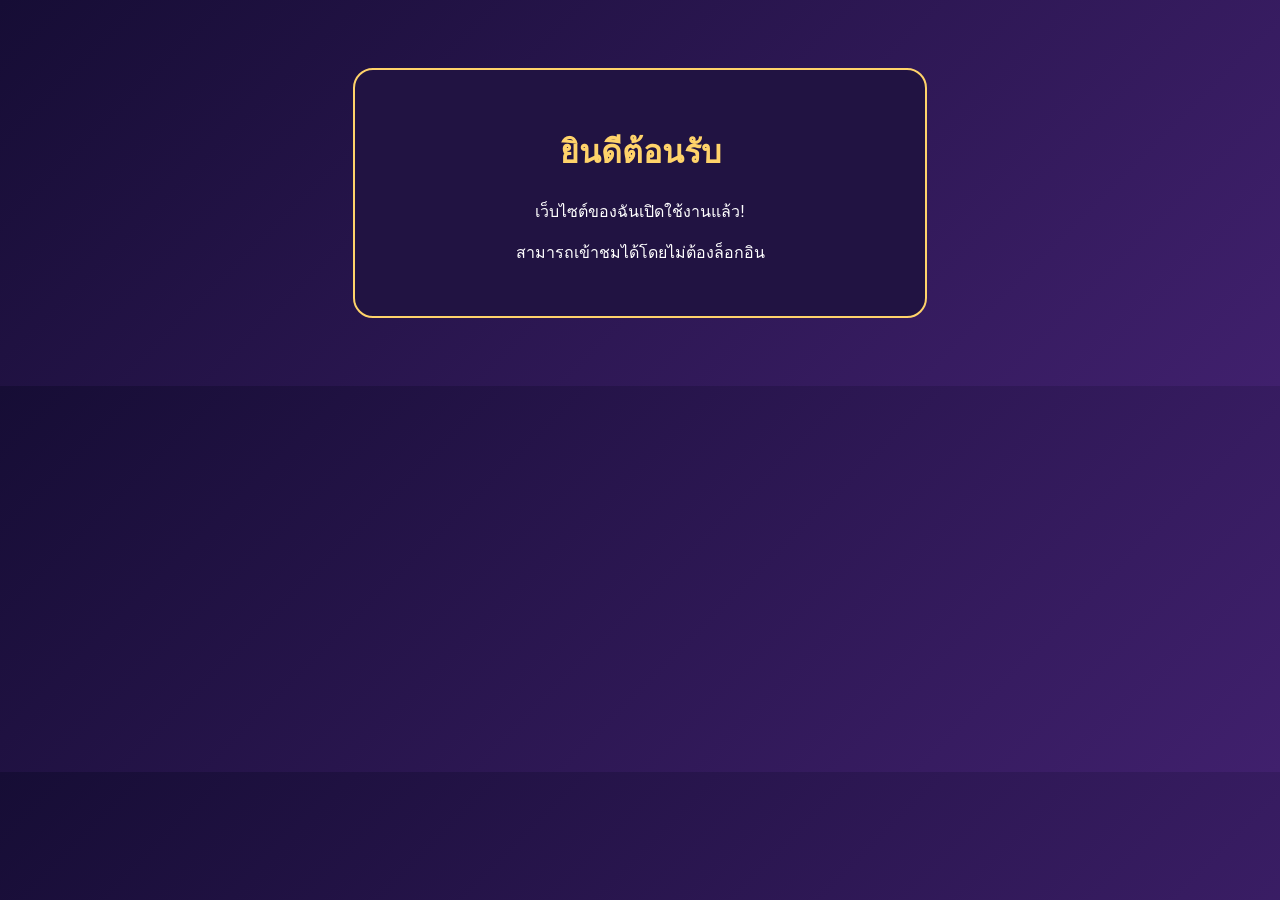
<file: index.html>
<!DOCTYPE html>
<html lang="th">
<head>
  <meta charset="UTF-8">
  <meta name="viewport" content="width=device-width, initial-scale=1.0">
  <title>เว็บไซต์ของฉัน</title>
  <style>
    body {
      font-family: sans-serif;
      background: linear-gradient(135deg, #160d35, #40206d);
      color: white;
      text-align: center;
      padding: 60px 20px;
    }
    .card {
      max-width: 500px;
      margin: auto;
      padding: 35px;
      border: 2px solid #ffd36a;
      border-radius: 20px;
      background: #211342;
    }
    h1 { color: #ffd36a; }
  </style>
</head>
<body>
  <div class="card">
    <h1>ยินดีต้อนรับ</h1>
    <p>เว็บไซต์ของฉันเปิดใช้งานแล้ว!</p>
    <p>สามารถเข้าชมได้โดยไม่ต้องล็อกอิน</p>
  </div>
</body>
</html>
</file>
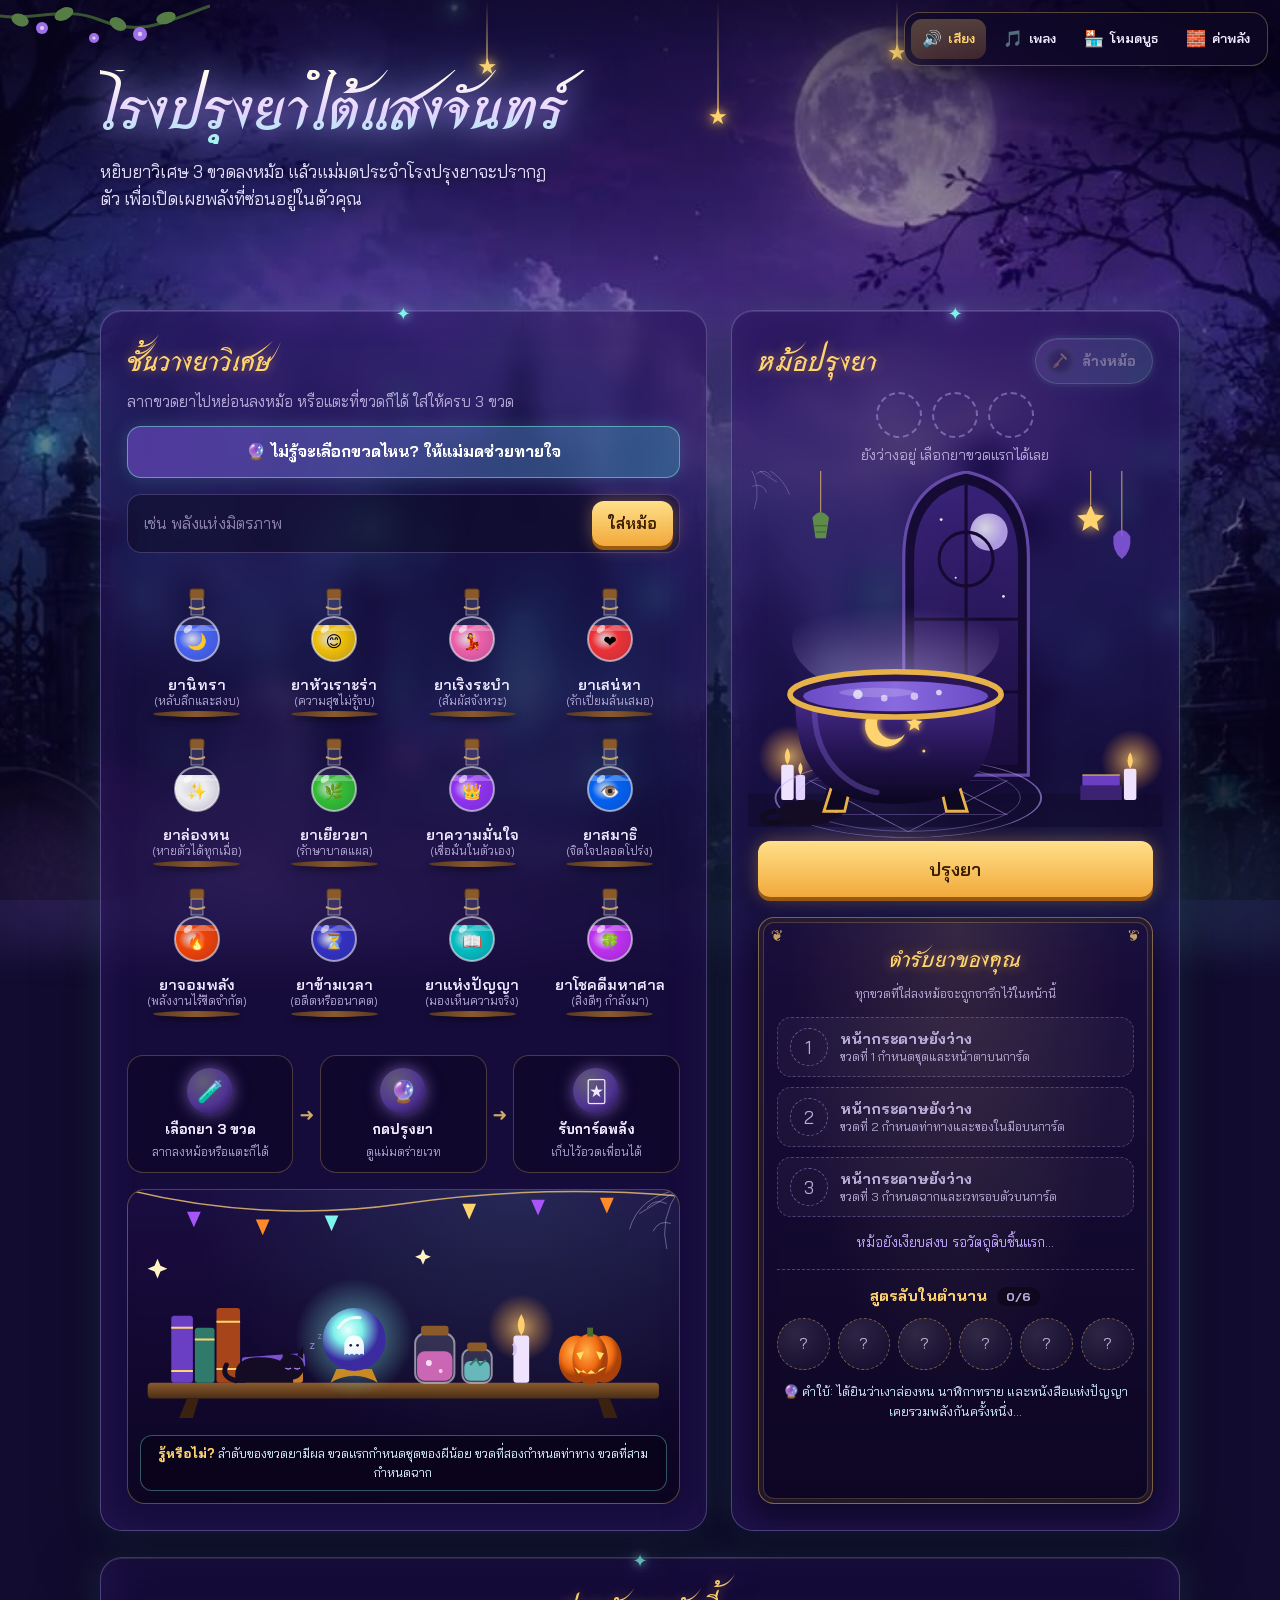
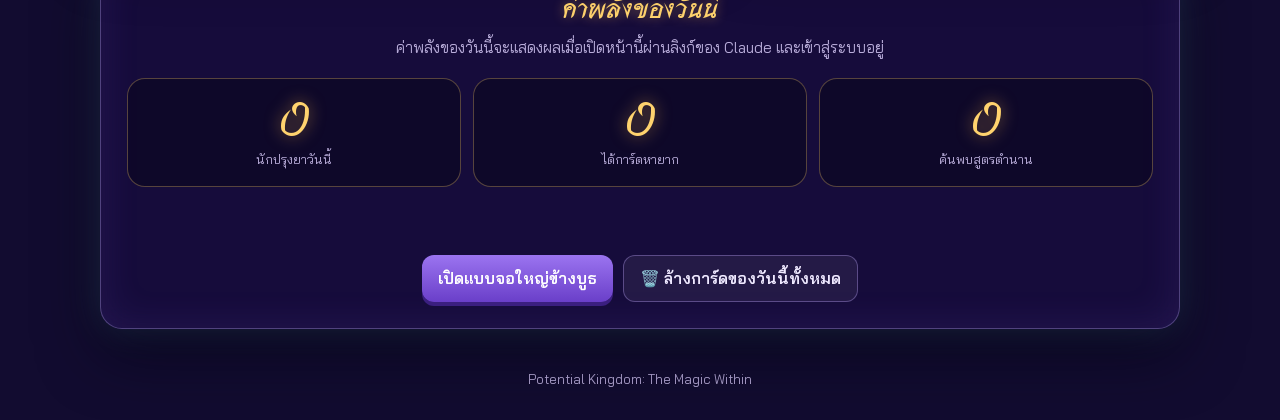
<file: potion-lab/index.html>
<!DOCTYPE html>
<html lang="th">
<head>
<meta charset="UTF-8">
<meta name="viewport" content="width=device-width, initial-scale=1, viewport-fit=cover">
<title>โรงปรุงยาใต้แสงจันทร์</title>
<link rel="preconnect" href="https://fonts.googleapis.com">
<link rel="preconnect" href="https://fonts.gstatic.com" crossorigin>
<link href="https://fonts.googleapis.com/css2?family=Srisakdi:wght@400;700&family=Bai+Jamjuree:wght@400;500;600;700&display=swap" rel="stylesheet">
<link rel="stylesheet" href="css/style.css">
<link rel="stylesheet" href="css/background.css">
</head>
<body>

<div class="scene" aria-hidden="true"></div>
<div class="mist" aria-hidden="true"></div>
<div class="flies" id="flies" aria-hidden="true"></div>
<div class="dock" role="toolbar" aria-label="ตั้งค่าหน้าเว็บ">
  <button class="dk" id="dk-sound" aria-pressed="true" aria-label="เปิดปิดเสียง"><span class="ic">🔊</span><span class="lb">เสียง</span></button>
  <button class="dk" id="dk-music" aria-expanded="false" aria-controls="music-pop"><span class="ic">🎵</span><span class="lb">เพลง</span></button>
  <button class="dk" id="dk-booth" aria-pressed="false"><span class="ic">🏪</span><span class="lb">โหมดบูธ</span></button>
  <button class="dk" id="dk-wall"><span class="ic">🧱</span><span class="lb">ค่าพลัง</span></button>
</div>
<header class="hero">
  <svg class="ivy" viewBox="0 0 220 140" aria-hidden="true">
    <path d="M0 20 C40 30 70 10 110 26 S170 30 220 12" stroke="#3f5e33" stroke-width="3" fill="none"/>
    <g fill="#5f8b4a"><ellipse cx="30" cy="26" rx="9" ry="6" transform="rotate(20 30 26)"/><ellipse cx="74" cy="20" rx="10" ry="6" transform="rotate(-25 74 20)"/><ellipse cx="128" cy="30" rx="9" ry="6" transform="rotate(30 128 30)"/><ellipse cx="176" cy="24" rx="10" ry="6" transform="rotate(-15 176 24)"/></g>
    <g fill="#b07cff"><circle cx="52" cy="34" r="6"/><circle cx="150" cy="40" r="7"/><circle cx="104" cy="44" r="5"/></g>
    <g fill="#f3e6ff"><circle cx="52" cy="34" r="2"/><circle cx="150" cy="40" r="2.2"/><circle cx="104" cy="44" r="1.6"/></g>
  </svg>
  <div class="hanging" style="left:38%;height:70px"><span>★</span></div>
  <div class="hanging" style="left:56%;height:120px;animation-delay:-2s"><span>★</span></div>
  <div class="hanging" style="left:70%;height:56px;animation-delay:-4s"><span>★</span></div>
  <div class="wrap">
    <div class="hero-text">
      <h1>โรงปรุงยาใต้แสงจันทร์</h1>
      <p>หยิบยาวิเศษ 3 ขวดลงหม้อ แล้วแม่มดประจำโรงปรุงยาจะปรากฏตัว เพื่อเปิดเผยพลังที่ซ่อนอยู่ในตัวคุณ</p>
    </div>
  </div>
</header>

<main class="wrap">
  <section class="lab">
    <div class="panel shelf-panel">
      <h2>ชั้นวางยาวิเศษ</h2>
      <p class="sub">ลากขวดยาไปหย่อนลงหม้อ หรือแตะที่ขวดก็ได้ ใส่ให้ครบ 3 ขวด</p>
      <button class="quiz-btn" id="quiz-open">🔮 ไม่รู้จะเลือกขวดไหน? ให้แม่มดช่วยทายใจ</button>
      <div class="custom-row">
        <input id="custom-ing" type="text" placeholder="เช่น พลังแห่งมิตรภาพ" aria-label="วัตถุดิบพิเศษของคุณ">
        <button class="btn btn-gold" id="add-ing">ใส่หม้อ</button>
      </div>
      <div class="shelf" id="shelf"></div>
      <div class="corner">
        <div class="how">
          <div class="st"><i>🧪</i><b>เลือกยา 3 ขวด</b><small>ลากลงหม้อหรือแตะก็ได้</small></div>
          <span class="ar" aria-hidden="true">➜</span>
          <div class="st"><i>🔮</i><b>กดปรุงยา</b><small>ดูแม่มดร่ายเวท</small></div>
          <span class="ar" aria-hidden="true">➜</span>
          <div class="st"><i>🃏</i><b>รับการ์ดพลัง</b><small>เก็บไว้อวดเพื่อนได้</small></div>
        </div>
        <div class="nook" aria-hidden="true">
          <svg viewBox="0 0 560 250">
            <defs>
              <radialGradient id="nkOrb" cx=".4" cy=".35"><stop offset="0" stop-color="#e9fffd"/><stop offset=".45" stop-color="#7ff3ea"/><stop offset="1" stop-color="#3b2aa0"/></radialGradient>
              <radialGradient id="nkGlow"><stop offset="0" stop-color="#7ff3ea" stop-opacity=".6"/><stop offset="1" stop-color="#7ff3ea" stop-opacity="0"/></radialGradient>
              <radialGradient id="nkCandle"><stop offset="0" stop-color="#ffcf6e" stop-opacity=".7"/><stop offset="1" stop-color="#ff9a3c" stop-opacity="0"/></radialGradient>
              <linearGradient id="nkWood" x1="0" y1="0" x2="0" y2="1"><stop offset="0" stop-color="#8a5a2e"/><stop offset="1" stop-color="#4a2e14"/></linearGradient>
              <radialGradient id="nkPump" cx=".4" cy=".35"><stop offset="0" stop-color="#ffb04a"/><stop offset=".7" stop-color="#f06a12"/><stop offset="1" stop-color="#a8420a"/></radialGradient>
            </defs>
            <path d="M0 0 Q140 34 280 14 T560 6" stroke="#c9a46a" stroke-width="1.5" fill="none"/>
            <g class="tw"><path d="M60 22 l14 0 -7 16Z" fill="#a855f7"/><path d="M130 30 l14 0 -7 16Z" fill="#ff8a2a"/><path d="M200 26 l14 0 -7 16Z" fill="#7ff3ea"/></g>
            <g class="tw" style="animation-delay:-1.2s"><path d="M340 14 l14 0 -7 16Z" fill="#ffd36e"/><path d="M410 10 l14 0 -7 16Z" fill="#a855f7"/><path d="M480 8 l14 0 -7 16Z" fill="#ff8a2a"/></g>
            <path d="M560 0 Q520 6 510 40 M560 0 Q540 30 548 60 M560 0 L520 24 M548 14 Q536 8 528 18 M552 34 Q540 30 534 42" stroke="#d8cff0" stroke-width=".9" fill="none" opacity=".45"/>
            <path class="tw" d="M30 70 l3 7 7 3 -7 3 -3 7 -3 -7 -7 -3 7 -3Z" fill="#fff3c4"/>
            <path class="tw" style="animation-delay:-.8s" d="M300 60 l2.4 5.6 5.6 2.4 -5.6 2.4 -2.4 5.6 -2.4 -5.6 -5.6 -2.4 5.6 -2.4Z" fill="#fff3c4"/>
            <!-- shelf -->
            <rect x="20" y="196" width="520" height="16" rx="4" fill="url(#nkWood)"/>
            <path d="M60 212 l-8 20 h14 l6 -20Z M490 212 l8 20 h-14 l-6 -20Z" fill="#3a220e"/>
            <!-- books -->
            <g><rect x="44" y="128" width="22" height="68" rx="3" fill="#6b3fc4"/><rect x="68" y="140" width="20" height="56" rx="3" fill="#2f7a6a"/><rect x="90" y="120" width="24" height="76" rx="3" fill="#a8441a"/>
              <path d="M44 140 h22 M44 184 h22 M68 152 h20 M90 134 h24 M90 182 h24" stroke="#ffd36e" stroke-width="2"/>
              <rect x="116" y="168" width="64" height="14" rx="3" fill="#7b52d6" transform="rotate(-4 148 175)"/><rect x="118" y="182" width="60" height="14" rx="3" fill="#c97a2a"/></g>
            <!-- crystal ball -->
            <circle class="orb-glow" cx="230" cy="150" r="60" fill="url(#nkGlow)"/>
            <path d="M206 196 q24 -14 48 0 l-6 -14 h-36Z" fill="#c98a24"/>
            <circle cx="230" cy="152" r="32" fill="url(#nkOrb)"/>
            <path d="M214 140 q8 -12 22 -10" stroke="#fff" stroke-width="3" fill="none" opacity=".8" stroke-linecap="round"/>
            <g class="bob"><path d="M230 148 c-7 0 -10 5 -10 11 v9 q3 -3 5 0 q3 -3 5 0 q3 -3 5 0 q3 -3 5 0 v-9 c0 -6 -3 -11 -10 -11Z" fill="#fff" opacity=".9"/>
              <circle cx="226.5" cy="158" r="1.4" fill="#2a1a4a"/><circle cx="233.5" cy="158" r="1.4" fill="#2a1a4a"/></g>
            <!-- jars -->
            <g><rect x="292" y="146" width="40" height="50" rx="10" fill="rgba(255,255,255,.12)" stroke="rgba(255,255,255,.5)" stroke-width="2"/>
              <rect x="294" y="164" width="36" height="30" rx="8" fill="#ff7ad9" opacity=".75"/><rect x="298" y="138" width="28" height="10" rx="3" fill="#8b5a2b"/>
              <circle cx="306" cy="176" r="3" fill="#fff" opacity=".8"/><circle cx="318" cy="184" r="2" fill="#fff" opacity=".7"/>
              <rect x="340" y="162" width="30" height="34" rx="8" fill="rgba(255,255,255,.12)" stroke="rgba(255,255,255,.5)" stroke-width="2"/>
              <rect x="342" y="174" width="26" height="20" rx="6" fill="#7ff3ea" opacity=".7"/><rect x="345" y="155" width="20" height="9" rx="3" fill="#8b5a2b"/>
              <path d="M348 178 l6 -6 l4 6 l6 -5" stroke="#2f7a6a" stroke-width="2" fill="none"/></g>
            <!-- candle -->
            <circle cx="400" cy="140" r="34" fill="url(#nkCandle)"/>
            <rect x="392" y="148" width="16" height="48" rx="3" fill="#efe2ff"/><path d="M392 156 q4 6 0 12" stroke="#d6c4ff" stroke-width="3" fill="none"/>
            <path class="flm" d="M400 148 q-7 -10 0 -22 q7 12 0 22Z" fill="#ffcf6e"/>
            <!-- pumpkin -->
            <g transform="translate(470 172)">
              <ellipse cx="-14" cy="0" rx="18" ry="24" fill="url(#nkPump)"/><ellipse cx="14" cy="0" rx="18" ry="24" fill="url(#nkPump)"/><ellipse cx="0" cy="0" rx="18" ry="26" fill="url(#nkPump)"/>
              <rect x="-3" y="-32" width="6" height="9" fill="#4d6b2c"/>
              <path d="M-14 -6 l8 -2 -4 9Z M14 -6 l-8 -2 4 9Z M-16 8 q16 14 32 0 l-6 2 -4 5 -5 -4 -4 4 -4 -4 -5 4Z" fill="#ffe066"/>
            </g>
            <!-- sleeping cat -->
            <g transform="translate(150 196)">
              <path d="M-40 0 q-6 -26 24 -26 q34 0 34 26Z" fill="#140c24"/><circle cx="16" cy="-16" r="13" fill="#140c24"/>
              <path d="M7 -26 l2 -11 7 8Z M22 -28 l6 -9 0 13Z" fill="#140c24"/>
              <path d="M10 -15 q3 2 6 0 M19 -15 q3 2 6 0" stroke="#b58bff" stroke-width="1.4" fill="none"/>
              <path d="M-40 -2 q-16 -4 -10 -16" stroke="#140c24" stroke-width="5" fill="none" stroke-linecap="round"/>
              <text x="34" y="-34" font-size="12" fill="#c3a8ff" opacity=".8">z</text><text x="42" y="-44" font-size="9" fill="#c3a8ff" opacity=".6">z</text>
            </g>
          </svg>
          <p class="lore" id="lore"></p>
        </div>
      </div>
    </div>

    <div class="panel stage-panel">
      <div class="panel-head">
        <h2>หม้อปรุงยา</h2>
        <button class="clear-btn" id="clear-pot" disabled aria-label="ล้างหม้อ เอายาทั้งหมดออก">
          <span class="bi"><svg viewBox="0 0 24 24" aria-hidden="true"><path d="M14 3 L20 9" stroke="#ffd36e" stroke-width="2.4" stroke-linecap="round"/><path d="M15 8 L9 14" stroke="#c9a46a" stroke-width="2.4" stroke-linecap="round"/><path d="M9 14 Q4 15 3 21 Q9 21 11 16Z" fill="#ffb347"/><path d="M5 19 l2 -2 M7 20 l2 -2" stroke="#a8420a" stroke-width="1"/></svg></span>
          ล้างหม้อ
        </button>
      </div>
      <div class="slots" id="slots"></div>
      <div class="count" id="count">ยังว่างอยู่ เลือกยาขวดแรกได้เลย</div>
      <div class="stage">
        <div class="stage-bg" aria-hidden="true"><svg viewBox="0 0 400 350" preserveAspectRatio="xMidYMax slice">
          <defs>
            <linearGradient id="winGlass" x1="0" y1="0" x2="0" y2="1"><stop offset="0" stop-color="#5a3ab8"/><stop offset="1" stop-color="#25124f"/></linearGradient>
            <radialGradient id="candleGlow"><stop offset="0" stop-color="#ffcf6e" stop-opacity=".7"/><stop offset="1" stop-color="#ff9a3c" stop-opacity="0"/></radialGradient>
            <radialGradient id="moonG" cx=".4" cy=".4"><stop offset="0" stop-color="#fff"/><stop offset="1" stop-color="#cdb8ff"/></radialGradient>
          </defs>
          <g opacity=".9">
            <path d="M150 300 L150 90 Q150 20 210 8 Q270 20 270 90 L270 300 Z" fill="#140a30" stroke="#6b4fb0" stroke-width="3"/>
            <path class="glass" d="M160 290 L160 92 Q160 32 210 20 Q260 32 260 92 L260 290 Z" fill="url(#winGlass)" opacity=".55"/>
            <circle cx="232" cy="66" r="18" fill="url(#moonG)" opacity=".9"/>
            <g fill="#fff"><circle cx="186" cy="54" r="1.4"/><circle cx="200" cy="110" r="1"/><circle cx="246" cy="128" r="1.3"/><circle cx="178" cy="150" r="1"/></g>
            <g stroke="#140a30" stroke-width="3" fill="none"><path d="M210 20 L210 290 M160 150 L260 150 M160 220 L260 220"/><circle cx="210" cy="92" r="26"/></g>
          </g>
          <g class="hang"><path d="M70 0 L70 52" stroke="#c9a46a" stroke-width="1"/><path d="M62 52 q8 -10 16 0 l-3 20 h-10Z" fill="#5f8b4a"/><path d="M64 60 l12 0 M65 66 l10 0" stroke="#3f5e33" stroke-width="1"/></g>
          <g class="hang b"><path d="M330 0 L330 40" stroke="#c9a46a" stroke-width="1"/><path d="M330 40 l4 9 9 1 -7 6 2 9 -8 -5 -8 5 2 -9 -7 -6 9 -1Z" fill="#ffd36e" style="filter:drop-shadow(0 0 6px #ffcf5a)"/></g>
          <g class="hang"><path d="M360 0 L360 70" stroke="#c9a46a" stroke-width="1"/><path d="M352 70 q8 -12 16 0 q2 14 -8 22 q-10 -8 -8 -22Z" fill="#8a5ae0" opacity=".85"/></g>
          <path d="M0 0 Q30 4 40 30 M0 0 Q14 22 6 44 M0 0 L28 18 M8 10 Q16 4 22 12 M4 22 Q14 18 18 28" stroke="#cdbcf0" stroke-width=".8" fill="none" opacity=".35"/>
          <rect x="0" y="318" width="400" height="32" fill="#120a2a" opacity=".55"/>
          <g transform="translate(18 0)">
            <circle cx="22" cy="282" r="30" fill="url(#candleGlow)"/>
            <rect x="14" y="290" width="12" height="34" rx="2" fill="#efe2ff"/><rect x="28" y="300" width="9" height="24" rx="2" fill="#e2d2ff"/>
            <path class="flame" d="M20 290 q-5 -8 0 -16 q5 8 0 16Z" fill="#ffcf6e"/><path class="flame b" d="M32.5 300 q-4 -6 0 -12 q4 6 0 12Z" fill="#ffd98a"/>
          </g>
          <g transform="translate(300 0)">
            <circle cx="70" cy="286" r="30" fill="url(#candleGlow)"/>
            <rect x="62" y="294" width="12" height="30" rx="2" fill="#efe2ff"/>
            <path class="flame c" d="M68 294 q-5 -8 0 -16 q5 8 0 16Z" fill="#ffcf6e"/>
            <path d="M20 324 h40 v-14 h-40Z" fill="#3b2272"/><path d="M22 310 h36 v-10 h-36Z" fill="#6b3fc4"/><path d="M22 300 h36" stroke="#ffd36e" stroke-width="1"/>
          </g>
        </svg></div>
        <svg class="floor-rune" viewBox="0 0 300 90" aria-hidden="true"><g transform="scale(1 .3)"><g class="rot" fill="none" stroke="#c3a8ff">
          <circle cx="150" cy="150" r="140" stroke-width="2"/><circle cx="150" cy="150" r="118"/><path d="M150 30 L254 210 L46 210 Z M150 270 L46 90 L254 90 Z" stroke-width="1.5"/></g></g></svg>
        <div class="sparks" id="sparks" aria-hidden="true"></div>
        <div class="drop-hint">ปล่อยขวดลงหม้อได้เลย!</div>
        <div class="bubble" id="bubble"></div>
        <svg class="cat" viewBox="0 0 120 64" aria-hidden="true">
          <path class="tail" d="M20 44 C0 46 0 60 22 58 C40 56 60 58 70 54" stroke="#120b20" stroke-width="7" stroke-linecap="round" fill="none"/>
          <ellipse cx="62" cy="46" rx="38" ry="16" fill="#140c24"/>
          <circle cx="94" cy="38" r="15" fill="#140c24"/>
          <path d="M84 28 L86 14 L95 25 Z M100 25 L108 14 L107 30 Z" fill="#140c24"/>
          <path d="M87 28 L88 19 L93 25 Z" fill="#3a2350"/>
          <path d="M88 40 q4 3 8 0 M98 40 q4 3 8 0" stroke="#b58bff" stroke-width="1.6" fill="none" stroke-linecap="round"/>
          <circle cx="98" cy="45" r="1.4" fill="#ff8fb0"/>
        </svg>
        <div class="cauldron" id="cauldron">
          <svg viewBox="0 0 260 230" aria-label="หม้อปรุงยา">
            <defs>
              <linearGradient id="potBody" x1="0" x2="0" y1="0" y2="1"><stop offset="0" stop-color="#4a2c8f"/><stop offset=".55" stop-color="#22134f"/><stop offset="1" stop-color="#0b0620"/></linearGradient>
              <linearGradient id="liq" x1="0" x2="1" y1="0" y2="0"><stop id="l1" offset="0" stop-color="#6a4bc4"/><stop id="l2" offset=".5" stop-color="#8b6ae0"/><stop id="l3" offset="1" stop-color="#6a4bc4"/></linearGradient>
              <radialGradient id="steam" cx=".5" cy="1" r=".8"><stop offset="0" stop-color="#d2bbff" stop-opacity=".55"/><stop offset="1" stop-color="#d2bbff" stop-opacity="0"/></radialGradient>
            </defs>
            <ellipse cx="130" cy="40" rx="110" ry="60" fill="url(#steam)" id="steamEl"/>
            <g fill="#0d0820" stroke="#e8b24a" stroke-width="3"><path d="M64 190 L54 222 L76 222 L82 196Z"/><path d="M196 190 L206 222 L184 222 L178 196Z"/></g>
            <path d="M24 98 C20 200 80 214 130 214 C180 214 240 200 236 98 Z" fill="url(#potBody)"/>
            <path d="M44 118 C46 170 80 196 110 202" stroke="#8d6ae6" stroke-opacity=".35" stroke-width="6" fill="none" stroke-linecap="round"/>
            <g fill="#ffd36e" style="filter:drop-shadow(0 0 4px #ffcf5a)">
              <path d="M140 140 a22 22 0 1 1 -10 -28 a17 17 0 1 0 10 28Z"/>
              <path d="M150 120 l2.5 6 6 .5 -4.6 4 1.5 6 -5.4-3.3 -5.4 3.3 1.5-6 -4.6-4 6-.5Z"/>
              <circle cx="104" cy="128" r="2"/><circle cx="160" cy="158" r="1.6"/>
            </g>
            <ellipse cx="130" cy="98" rx="112" ry="24" fill="#2a1650" stroke="#e8b24a" stroke-width="6"/>
            <ellipse cx="130" cy="100" rx="98" ry="16" fill="url(#liq)" id="liqEl"/>
            <ellipse cx="110" cy="96" rx="40" ry="5" fill="#fff" opacity=".18"/>
            <g id="bubbles" fill="#fff">
              <circle class="bub" cx="90" cy="98" r="5" opacity=".7"/>
              <circle class="bub" cx="150" cy="100" r="4" opacity=".6" style="animation-delay:-.8s"/>
              <circle class="bub" cx="176" cy="96" r="3" opacity=".7" style="animation-delay:-1.6s"/>
              <circle class="bub" cx="118" cy="102" r="3.5" opacity=".6" style="animation-delay:-2.1s"/>
            </g>
          </svg>
        </div>
        <div class="witch-spot" id="witch-spot"><div class="smoke"></div></div>
      </div>
      <button class="btn btn-gold brew" id="brew">ปรุงยา</button>
      <div class="grimoire">
        <h3>ตำรับยาของคุณ</h3>
        <p class="gsub">ทุกขวดที่ใส่ลงหม้อจะถูกจารึกไว้ในหน้านี้</p>
        <ol class="recipe" id="recipe"></ol>
        <p class="omen" id="omen"></p>
        <div class="legends">
          <p class="lg-title">สูตรลับในตำนาน <em id="lg-count">0/6</em></p>
          <div class="seals" id="seals"></div>
          <p class="hint" id="hint"></p>
        </div>
      </div>
    </div>
  </section>

  <section class="panel later" id="step2">
    <div class="power-banner"><small>พลังที่ตื่นขึ้นในตัวคุณ</small><div id="power-name"></div></div>
    <div class="cols">
      <div>
        <p class="field-title">ชื่อผู้ถือครองพลัง</p>
        <input id="holder" class="text-in" type="text" placeholder="เช่น คิม">
        <div class="preview-wrap">
          <div class="preview" id="preview" aria-label="ตัวอย่างโทนสีการ์ด">
            <div class="pv-frame"></div><div class="pv-moon"></div>
            <div class="pv-rib small" id="pv-name">การ์ดพลังของ …</div>
            <div class="pv-rib big" id="pv-power"></div>
            <span class="pv-spark" style="left:16%;top:30%">✦</span><span class="pv-spark b" style="right:14%;top:36%;animation-delay:-.8s">✦</span>
            <span class="pv-spark" style="right:22%;top:52%;animation-delay:-1.6s">✧</span><span class="pv-spark b" style="left:20%;top:50%;animation-delay:-1.1s">✧</span>
            <div class="pv-ring"></div>
            <div class="pv-ghost"><svg viewBox="0 0 100 110" aria-hidden="true">
              <path d="M50 22 C26 22 16 40 16 60 L16 92 Q24 84 31 94 Q40 84 50 95 Q60 84 69 94 Q76 84 84 92 L84 60 C84 40 74 22 50 22Z" fill="#f8f4ff"/>
              <path d="M30 34 C36 28 44 26 52 26" stroke="#fff" stroke-width="4" stroke-linecap="round" fill="none" opacity=".9"/>
              <ellipse cx="40" cy="58" rx="5" ry="6.5" fill="#2a1a4a"/><ellipse cx="60" cy="58" rx="5" ry="6.5" fill="#2a1a4a"/>
              <circle cx="38.5" cy="56" r="1.8" fill="#fff"/><circle cx="58.5" cy="56" r="1.8" fill="#fff"/>
              <ellipse cx="33" cy="68" rx="5" ry="2.6" fill="#ff9ab8" opacity=".6"/><ellipse cx="67" cy="68" rx="5" ry="2.6" fill="#ff9ab8" opacity=".6"/>
              <path d="M45 68 Q50 73 55 68" stroke="#2a1a4a" stroke-width="2" fill="none" stroke-linecap="round"/>
              <path d="M28 27 L52 -6 Q58 -10 60 -2 L72 27Z" style="fill:color-mix(in srgb, var(--p1) 45%, #120a24)"/>
              <ellipse cx="50" cy="27" rx="32" ry="6" style="fill:color-mix(in srgb, var(--p1) 35%, #0d0820)"/>
              <path d="M31 22 Q50 27 69 22 L70 26 Q50 31 30 26Z" style="fill:var(--p2)"/>
              <path d="M58 6 l1.5 3.4 3.7.3 -2.8 2.4.9 3.6 -3.3-2 -3.3 2 .9-3.6 -2.8-2.4 3.7-.3Z" style="fill:var(--p3)"/>
            </svg></div>
            <div class="pv-box" style="top:66%"></div><div class="pv-box" style="top:72.5%"></div><div class="pv-box" style="top:79%"></div>
            <div class="pv-slogan"></div>
            <span class="pv-pump" style="left:5%">🎃</span><span class="pv-pump" style="right:5%">🎃</span>
          </div>
          <small>ตัวอย่างโทนสีการ์ด เปลี่ยนตามสีที่เลือก</small>
        </div>
      </div>
      <div>
        <p class="field-title">สีของการ์ด <em id="color-count">0/3</em></p>
        <p class="field-hint">แตะลูกแก้วสีได้สูงสุด 3 ลูก ลูกแรกเป็นสีหลักของการ์ด</p>
        <div class="palette">
        <div class="runes" aria-hidden="true"><svg viewBox="0 0 300 300"><g fill="none" stroke="#ffd36e"><circle cx="150" cy="150" r="140" stroke-width="2"/><circle cx="150" cy="150" r="118"/><circle cx="150" cy="150" r="70" stroke-width="1.5"/><path d="M150 30 L254 210 L46 210 Z M150 270 L46 90 L254 90 Z" stroke-width="1.5"/></g><g fill="#ffd36e" font-size="16" text-anchor="middle"><text x="150" y="22">☾</text><text x="150" y="292">✦</text><text x="14" y="156">✧</text><text x="286" y="156">✧</text></g></svg></div>
        <div class="roles" id="roles"></div>
        <div class="swatches" id="swatches"></div>
        <div class="custom-row" style="margin-bottom:0">
          <input id="custom-color" type="text" placeholder="หรือพิมพ์สีเอง เช่น ม่วงนีออน" aria-label="สีที่พิมพ์เอง">
          <button class="btn btn-violet" id="add-color">เพิ่มสี</button>
        </div>
        <div class="tags" id="tags"></div>
        </div>
      </div>
    </div>
    <div class="themes-wrap">
      <p class="field-title">ธีมของการ์ด</p>
      <div class="themes" role="radiogroup" aria-label="ธีมของการ์ด">
        <button class="theme on" data-theme-key="night" role="radio" aria-checked="true">
          <span class="thumb t-night"><i class="tm"></i><i class="tr"></i><i class="tp l">🎃</i><i class="tp r">🎃</i></span>
          <span class="tx"><b>รัตติกาลฮาโลวีน</b><small>ม่วงดำลึกลับ กรอบทองโกธิก ริบบิ้นกำมะหยี่</small></span>
        </button>
        <button class="theme" data-theme-key="gold" role="radio" aria-checked="false">
          <span class="thumb t-gold"><i class="tm"></i><i class="tr"></i><i class="gem l"></i><i class="gem r"></i><i class="sw1"></i></span>
          <span class="tx"><b>แสงทองวิเศษ</b><small>เรืองแสงสว่างจ้า กรอบทองวิจิตร คริสตัลสี่มุม</small></span>
        </button>
      </div>
      <p class="stage-note" id="stage-note"></p>
    </div>
    <div class="center"><button class="btn btn-gold big" id="make-prompt">สร้างคำสั่งเวทมนตร์</button></div>
  </section>

  <section class="panel later" id="step3">
    <h2>คำสั่งพร้อมใช้</h2>
    <p class="sub">คัดลอกไปวางใน Gemini เพื่อสร้างการ์ดพลังของคุณ</p>
    <div class="facts" style="margin-bottom:16px">
      <div class="fact"><b>ได้สไตล์ใกล้การ์ดตัวอย่างที่สุด</b><span>เปิดแชทใหม่ใน Gemini แนบรูปการ์ดตัวอย่างที่ชอบ แล้ววางคำสั่งนี้ในข้อความเดียวกัน</span></div>
      <div class="fact"><b>ถ้าตัวอักษรผิดบางคำ</b><span>ไม่ต้องสร้างใหม่ทั้งใบ พิมพ์ต่อในแชทเดิมว่า “แก้คำว่า … เป็น … ส่วนอื่นเหมือนเดิมทั้งหมด”</span></div>
      <div class="fact"><b>ถ้าได้รูปสี่เหลี่ยมจัตุรัส</b><span>พิมพ์ต่อว่า “ทำใหม่เป็นแนวตั้งสัดส่วน 2:3 คงทุกอย่างไว้เหมือนเดิม”</span></div>
    </div>
    <textarea class="out" id="prompt" readonly></textarea>
    <div class="center" style="gap:12px; flex-wrap:wrap"><button class="btn btn-gold big" id="copy">คัดลอกคำสั่ง</button><button class="btn btn-violet big" id="dl-card">ดาวน์โหลดการ์ดพลัง</button></div>
  </section>
  <section class="panel wall" id="wall-panel">
    <button class="btn btn-ghost wall-close" id="wall-close">กลับไปปรุงยา</button>
    <h2>ค่าพลังของวันนี้</h2>
    <p class="sub" id="wall-sub"></p>
    <div class="wall-stats">
      <div class="stat"><b id="w-total">0</b><span>นักปรุงยาวันนี้</span></div>
      <div class="stat"><b id="w-rare">0</b><span>ได้การ์ดหายาก</span></div>
      <div class="stat"><b id="w-legend">0</b><span>ค้นพบสูตรตำนาน</span></div>
    </div>
    <div class="role-chips" id="w-roles"></div>
    <div class="wall-cards" id="w-cards"></div>
    <div class="center wall-tools"><button class="btn btn-violet" id="wall-big">เปิดแบบจอใหญ่ข้างบูธ</button><button class="btn btn-ghost" id="wall-clear">🗑️ ล้างการ์ดของวันนี้ทั้งหมด</button></div>
  </section>
</main>

<footer>Potential Kingdom: The Magic Within</footer>

<div class="tray" id="tray">
  <div class="slots" id="tray-slots"></div>
  <button class="btn btn-gold" id="tray-brew">ปรุงยา</button>
</div>

<div class="ritual" id="ritual" role="dialog" aria-modal="true" aria-label="พิธีปรุงยา">
  <button class="btn btn-ghost skip" id="skip">ข้ามพิธี</button>
  <div class="ritual-inner">
    <div class="altar" id="altar">
      <div class="circle"><div class="circle-wrap">
        <svg viewBox="0 0 300 300" aria-hidden="true">
          <g fill="none" stroke="#ffd36e" stroke-opacity=".85">
            <circle cx="150" cy="150" r="140" stroke-width="2"/><circle cx="150" cy="150" r="124" stroke-width="1"/>
            <circle cx="150" cy="150" r="80" stroke-width="1.5"/>
            <path d="M150 30 L254 210 L46 210 Z M150 270 L46 90 L254 90 Z" stroke-width="1.5"/>
          </g>
          <g fill="#ffd36e" font-size="14" text-anchor="middle">
            <text x="150" y="20">✦</text><text x="150" y="290">☾</text><text x="16" y="155">✧</text><text x="284" y="155">✧</text>
            <text x="56" y="56">★</text><text x="246" y="56">☾</text><text x="56" y="252">☾</text><text x="246" y="252">★</text>
          </g>
        </svg>
      </div></div>
      <div class="ritual-bubble" id="ritual-bubble">ยาสามขวดนี้…</div>
      <div id="altar-witch"></div>
    </div>
    <div class="reveal" id="reveal">
      <div class="crest">☾ ✦ ☽</div>
      <div class="lbl">แม่มดได้เปิดเผยพลังของคุณแล้ว</div>
      <div class="rarity common" id="r-rarity"></div>
      <h3 id="r-name"></h3>
      <div class="legend-note" id="r-legend"></div>
      <div class="ings" id="r-ings"></div>
      <div class="facts">
        <div class="fact"><b>ความชอบที่ฉันเลือก</b><span id="r-skill"></span></div>
        <div class="fact"><b>เส้นทางที่น่าลองสำรวจ</b><span id="r-path"></span></div>
        <div class="fact fact-mission"><b>ภารกิจทดลอง <button class="reroll" id="reroll" aria-label="สุ่มคำท้าใหม่">🎲 สุ่มคำท้าใหม่</button></b><span id="r-mission"></span></div>
      </div>
      <div class="actions">
        <button class="btn btn-ghost" id="again">ปรุงใหม่</button>
        <button class="btn btn-gold" id="accept">รับพลังนี้</button>
      </div>
    </div>
  </div>
</div>
<div class="flash" id="flash"></div>
<div class="modal" id="quiz" role="dialog" aria-modal="true" aria-label="ให้แม่มดช่วยทายใจ">
  <div class="modal-inner"><div class="mcard">
    <button class="mclose" id="quiz-close" aria-label="ปิด">✕</button>
    <div class="q-witch" id="quiz-witch"></div>
    <div class="q-dots" id="quiz-dots"></div>
    <div id="quiz-body"></div>
  </div></div>
</div>
<div class="modal" id="cardmodal" role="dialog" aria-modal="true" aria-label="การ์ดพลังของคุณ">
  <div class="modal-inner"><div class="mcard">
    <button class="mclose" id="card-close" aria-label="ปิด">✕</button>
    <h3>การ์ดพลังของคุณ</h3>
    <p class="msub">เก็บไว้ลงสตอรี่ หรืออวดเพื่อนได้เลย</p>
    <img class="card-img" id="card-img" alt="การ์ดพลังของคุณ">
    <p class="save-note" id="card-note"></p>
    <div class="m-actions"><button class="btn btn-gold" id="card-save">บันทึกการ์ดลงเครื่อง</button></div>
  </div></div>
</div>
<div class="attract" id="attract" role="button" aria-label="แตะเพื่อเริ่มปรุงยา">
  <span class="apot" style="left:12%;top:22%">🧪</span><span class="apot" style="right:14%;top:28%;animation-delay:-1s">🎃</span>
  <span class="apot" style="left:18%;bottom:20%;animation-delay:-2s">👻</span><span class="apot" style="right:18%;bottom:24%;animation-delay:-1.5s">✨</span>
  <div class="abub" id="attract-bub">มาปรุงยากันไหม~ ✨</div>
  <div class="aw" id="attract-witch"></div>
  <div class="atap">แตะที่ไหนก็ได้เพื่อเริ่ม</div>
</div>
<div class="music-pop" id="music-pop" role="dialog" aria-label="ตั้งค่าเสียงเพลง">
  <h4>เสียงเพลง</h4>
  <div class="vol-row">
    <button class="vbtn" id="vol-down" aria-label="ลดเสียงเพลง">−</button>
    <input type="range" id="vol" min="0" max="100" step="5" aria-label="ระดับเสียงเพลง">
    <button class="vbtn" id="vol-up" aria-label="เพิ่มเสียงเพลง">+</button>
    <span class="vol-num" id="vol-num">60%</span>
  </div>
  <div class="songs" id="songs" role="radiogroup" aria-label="เลือกเพลงของเว็บ"></div>
  <div class="track"><b id="track-name">กล่องดนตรีผีน้อย</b>เพลงที่เล่นอยู่ตอนนี้</div>
  <input type="file" id="track-file" accept="audio/*" hidden>
  <button class="btn btn-violet" id="track-pick">🎶 เลือกไฟล์เพลงจากเครื่อง</button>
  <button class="btn btn-ghost" id="track-reset" style="display:none">กลับไปใช้เพลงของเว็บ</button>
  <small>ใช้ไฟล์เพลง (mp3, m4a, wav) ที่มีสิทธิ์ใช้งาน ไฟล์จะถูกเก็บไว้ในเบราว์เซอร์ของเครื่องนี้เท่านั้น</small>
</div>
<div class="toast" id="toast"></div>

<script src="js/app.js"></script>
</body>
</html>
</file>
<file: potion-lab/css/style.css>
:root{
  color-scheme: dark;
  --sky-top:#120c30; --sky-mid:#2a1a66; --sky-low:#4a2c8f;
  --glass:rgba(26,14,64,.58); --glass-edge:rgba(190,170,255,.35); --teal:#7ff3ea;
  --lilac:#c3a8ff; --lilac-deep:#7b52d6; --moon:#f1eaff;
  --star:#ffd36e; --ember:#ff9a3c; --pumpkin:#ff7a1f; --ivy:#7fae66;
  --text:#efe9ff; --muted:#b8acd9; --ink:#0d0820;
  --display:'Srisakdi', 'Bai Jamjuree', serif;
  --body:'Bai Jamjuree', 'Leelawadee UI', 'Thonburi', system-ui, sans-serif;
  box-sizing:border-box;
  padding-top:env(safe-area-inset-top,0px);
  padding-bottom:env(safe-area-inset-bottom,0px);
}
@media (prefers-color-scheme: dark){
  :root:not([data-theme="light"]){ --sky-top:#0e0928; --sky-mid:#24165c; --sky-low:#432884; }
}
:root[data-theme="dark"]{ --sky-top:#0e0928; --sky-mid:#24165c; --sky-low:#432884; }
*,*::before,*::after{box-sizing:inherit}
html{scroll-padding-top:env(safe-area-inset-top,0px); scroll-behavior:smooth}
body{
  margin:0; min-height:100vh; font-family:var(--body); color:var(--text); line-height:1.6;
  background-color:var(--sky-top);
}
.scene{position:fixed; inset:0; z-index:-3; background:#140a33 none center 28%/cover no-repeat}
.scene::after{content:""; position:absolute; inset:0;
  background:
    radial-gradient(ellipse 70% 55% at 50% 45%, transparent 0%, rgba(10,4,30,.35) 70%, rgba(6,2,20,.75) 100%),
    linear-gradient(180deg, rgba(14,6,40,.45) 0%, rgba(14,6,40,.2) 35%, rgba(20,8,50,.45) 100%)}
.mist{position:fixed; left:-10%; right:-10%; bottom:-6vh; height:38vh; z-index:-2; pointer-events:none; opacity:.55;
  background:radial-gradient(ellipse 40% 60% at 25% 80%, rgba(170,130,255,.55), transparent 70%),
             radial-gradient(ellipse 45% 55% at 75% 85%, rgba(120,220,255,.35), transparent 70%);
  filter:blur(18px); animation:mist 22s ease-in-out infinite alternate}
@keyframes mist{to{transform:translateX(6%)}}
.flies{position:fixed; inset:0; z-index:-1; pointer-events:none; overflow:hidden}
.fly{position:absolute; width:var(--s); height:var(--s); border-radius:50%; background:var(--fc);
  box-shadow:0 0 6px 2px var(--fc), 0 0 16px 4px var(--fc); opacity:0;
  animation:fly var(--t) ease-in-out var(--d) infinite}
@keyframes fly{0%{opacity:0; transform:translate(0,0)}20%{opacity:.95}50%{opacity:.35; transform:translate(var(--dx),var(--dy))}
  80%{opacity:.9}100%{opacity:0; transform:translate(calc(var(--dx)*-.4),calc(var(--dy)*1.6))}}
button,input,textarea{font:inherit;color:inherit}
:focus-visible{outline:2px solid var(--star); outline-offset:3px; border-radius:8px}
.wrap{max-width:1120px; margin:0 auto; padding:0 20px}

/* ---------- Hero ---------- */
.hero{position:relative; height:340px; overflow:hidden}
.moon{position:absolute; right:7%; top:34px; width:170px; height:170px; border-radius:50%;
  background:radial-gradient(circle at 38% 36%, #fffaff 0%, #e6dcff 45%, #b9a2f2 100%);
  box-shadow:0 0 60px 18px rgba(214,196,255,.45), 0 0 160px 60px rgba(150,110,240,.25)}
.moon::before,.moon::after{content:""; position:absolute; border-radius:50%; background:rgba(150,120,210,.28)}
.moon::before{width:34px;height:28px; left:44px; top:58px}
.moon::after{width:22px;height:20px; left:100px; top:96px}
.castle{position:absolute; right:2%; bottom:0; width:min(520px,70vw); height:auto}
.hanging{position:absolute; top:0; width:2px; background:linear-gradient(#ffd36e00,#ffd36eaa); transform-origin:top center; animation:sway 6s ease-in-out infinite}
.hanging span{position:absolute; bottom:-14px; left:50%; transform:translateX(-50%); font-size:22px; color:var(--star); text-shadow:0 0 10px #ffcf5a,0 0 22px #ffb43a}
@keyframes sway{0%,100%{transform:rotate(2deg)}50%{transform:rotate(-2deg)}}
.hero-text{position:relative; z-index:2; padding-top:70px; max-width:560px}
.hero h1{font-family:var(--display); font-weight:700; font-size:clamp(2.4rem,6vw,4rem); line-height:1.15; margin:0;
  background:linear-gradient(180deg,#fffaf0 10%,#e6d3ff 55%,#9ff6ee 100%); -webkit-background-clip:text; background-clip:text; color:transparent;
  filter:drop-shadow(0 0 14px rgba(180,140,255,.75)) drop-shadow(0 0 30px rgba(127,243,234,.35))}
.hero p{margin:14px 0 0; font-size:1.08rem; color:#e4dcff; max-width:42ch; text-shadow:0 2px 10px rgba(0,0,0,.8)}
.ivy{position:absolute; left:-10px; top:-6px; width:220px; opacity:.9; pointer-events:none}

/* ---------- Panels ---------- */
.panel{position:relative; background:var(--glass); border:1px solid var(--glass-edge); border-radius:22px;
  padding:26px; backdrop-filter:blur(12px) saturate(1.2); -webkit-backdrop-filter:blur(12px) saturate(1.2);
  box-shadow:inset 0 1px 0 rgba(255,255,255,.12), inset 0 0 40px rgba(140,100,255,.12), 0 0 34px rgba(127,243,234,.12), 0 24px 60px rgba(5,2,20,.6)}
.panel::before{content:"✦"; position:absolute; top:-11px; left:50%; transform:translateX(-50%); color:var(--teal); font-size:18px;
  text-shadow:0 0 10px var(--teal), 0 0 22px #b48cff}
.panel h2{font-family:var(--display); font-weight:700; font-size:1.9rem; margin:0 0 4px; color:var(--star);
  text-shadow:0 0 12px rgba(255,190,80,.45)}
.panel .sub{margin:0 0 18px; color:var(--muted); font-size:.95rem}

.lab{display:grid; grid-template-columns:1.35fr 1fr; gap:24px; margin-top:-30px; position:relative; z-index:3}
.lab>*{min-width:0}
@media (max-width:900px){ .lab{grid-template-columns:minmax(0,1fr)} .stage-panel{order:-1} }
@media (max-width:520px){ .panel{padding:20px 14px} .wrap{padding:0 12px} }

/* ---------- Potion shelf ---------- */
.custom-row{display:flex; gap:8px; background:rgba(13,8,32,.5); border:1px solid rgba(195,168,255,.25); border-radius:14px; padding:6px; margin-bottom:18px}
.custom-row input{flex:1; min-width:0; background:transparent; border:0; padding:8px 10px; outline:none}
.custom-row input::placeholder{color:#8f84b3}
.btn{border:0; cursor:pointer; border-radius:12px; font-weight:600; padding:10px 16px; transition:transform .12s, box-shadow .2s, filter .2s}
.btn:active{transform:translateY(2px)}
.btn-gold{background:linear-gradient(180deg,#ffe08a,#f2a93b); color:#3a1d00; box-shadow:0 4px 0 #9a5a10, 0 0 18px rgba(255,190,80,.35)}
.btn-gold:active{box-shadow:0 2px 0 #9a5a10}
.btn-violet{background:linear-gradient(180deg,#9b74f0,#6a3fc9); color:#fff; box-shadow:0 4px 0 #3b1f80}
.btn-ghost{background:rgba(255,255,255,.06); border:1px solid rgba(195,168,255,.35); color:var(--text)}
.btn[disabled]{filter:grayscale(.6) brightness(.8); cursor:not-allowed}

.shelf{display:grid; grid-template-columns:repeat(4,minmax(0,1fr)); gap:6px 10px; max-height:560px; overflow-y:auto; padding:6px 6px 10px}
@media (max-width:620px){ .shelf{grid-template-columns:repeat(3,minmax(0,1fr)); max-height:none} }
.shelf::-webkit-scrollbar{width:8px} .shelf::-webkit-scrollbar-thumb{background:var(--lilac-deep); border-radius:4px}
.bottle{all:unset; cursor:pointer; display:flex; flex-direction:column; align-items:center; text-align:center; padding:10px 4px 12px; border-radius:16px; position:relative; transition:transform .25s ease, background .25s}
.bottle::after{content:""; position:absolute; left:16%; right:16%; bottom:4px; height:6px; border-radius:50%;
  background:linear-gradient(90deg,#5b3a1e,#8a5a2e,#5b3a1e); box-shadow:0 3px 6px rgba(0,0,0,.5)}
.bottle:hover{background:rgba(255,255,255,.04)}
.bottle:focus-visible{outline:2px solid var(--star)}
.bottle svg{width:64px; height:82px; overflow:visible; transition:transform .3s cubic-bezier(.3,1.6,.5,1), filter .3s}
.bottle .nm{font-weight:600; font-size:.92rem; margin-top:6px; line-height:1.3}
.bottle .ds{font-size:.72rem; color:var(--muted); line-height:1.3}
.bottle.on svg{transform:translateY(-8px) scale(1.06); filter:drop-shadow(0 0 14px var(--c))}
.bottle.on{background:rgba(255,211,110,.08)}
.bottle.on .nm{color:var(--star)}
.bottle .tick{position:absolute; top:6px; right:8px; width:22px; height:22px; border-radius:50%; background:var(--star); color:#3a1d00;
  font-size:.75rem; font-weight:700; display:none; align-items:center; justify-content:center}
.bottle.on .tick{display:flex}
.custom-chip{display:flex; align-items:center; justify-content:center; min-height:120px}
.custom-chip .scroll{padding:14px 10px; border-radius:12px; background:linear-gradient(180deg,#f4e3b8,#d9bf86); color:#3a2208; font-weight:700; font-size:.9rem; box-shadow:0 0 16px rgba(255,211,110,.4)}

/* ---------- Stage ---------- */
.stage-panel{display:flex; flex-direction:column}
.slots{display:flex; gap:10px; justify-content:center; margin:2px 0 6px}
.slot{width:46px; height:46px; border-radius:50%; border:2px dashed rgba(195,168,255,.45); display:grid; place-items:center; font-size:1.2rem; transition:all .3s}
.slot.full{border-style:solid; border-color:var(--c); background:radial-gradient(circle, var(--c) 0%, transparent 75%); box-shadow:0 0 14px var(--c)}
.count{text-align:center; color:var(--muted); font-size:.9rem; margin-bottom:6px}
.stage{position:relative; height:350px; margin-top:4px}
.stage-bg{position:absolute; inset:-6px -10px 0; pointer-events:none; z-index:0}
.stage-bg svg{width:100%; height:100%; display:block}
.stage-bg .glass{animation:glasspulse 6s ease-in-out infinite}
@keyframes glasspulse{50%{opacity:.75}}
.stage-bg .flame{transform-box:fill-box; transform-origin:50% 100%; animation:flame 1.4s ease-in-out infinite}
.stage-bg .flame.b{animation-delay:-.5s} .stage-bg .flame.c{animation-delay:-.9s}
@keyframes flame{0%,100%{transform:scale(1,1)}35%{transform:scale(.88,1.12) skewX(-4deg)}70%{transform:scale(1.06,.92) skewX(3deg)}}
.stage-bg .hang{transform-box:fill-box; transform-origin:50% 0; animation:sway 5s ease-in-out infinite}
.stage-bg .hang.b{animation-delay:-2.2s}
.floor-rune{position:absolute; left:2%; bottom:-14px; width:72%; max-width:300px; z-index:1; opacity:.55; pointer-events:none}
.floor-rune .rot{transform-origin:150px 150px; animation:spin 40s linear infinite}
.sparks{position:absolute; left:4%; bottom:120px; width:62%; max-width:260px; height:170px; pointer-events:none; z-index:3}
.spark{position:absolute; bottom:0; width:5px; height:5px; border-radius:50%; background:var(--sc,#d8c4ff); box-shadow:0 0 8px 2px var(--sc,#d8c4ff); opacity:0; animation:sparkup var(--t,3s) ease-out var(--d,0s) infinite}
@keyframes sparkup{0%{opacity:0; transform:translate(0,0) scale(1)}15%{opacity:1}100%{opacity:0; transform:translate(var(--dx,0px),-160px) scale(.3)}}
.stage .cauldron, .stage .cat, .stage .witch-spot, .stage .bubble{z-index:4}
.stage .witch-spot{z-index:5} .stage .bubble{z-index:7}

/* Recipe grimoire */
.grimoire{position:relative; flex:1; margin-top:20px; padding:22px 18px 16px; border-radius:16px;
  background:radial-gradient(ellipse at 50% 0%, rgba(255,211,110,.12), transparent 60%), linear-gradient(180deg, rgba(28,14,60,.75), rgba(12,6,30,.8));
  border:1px solid rgba(255,211,110,.45); box-shadow:inset 0 0 0 4px rgba(12,6,30,.6), inset 0 0 0 5px rgba(255,211,110,.22), 0 10px 30px rgba(0,0,0,.35)}
.grimoire::before,.grimoire::after{content:"❦"; position:absolute; top:6px; color:var(--star); opacity:.75; font-size:.95rem}
.grimoire::before{left:12px} .grimoire::after{right:12px; transform:scaleX(-1)}
.grimoire h3{margin:0 0 4px; text-align:center; font-family:var(--display); font-weight:700; font-size:1.5rem; color:var(--star); text-shadow:0 0 12px rgba(255,190,80,.45)}
.grimoire .gsub{margin:0 0 14px; text-align:center; font-size:.8rem; color:var(--muted)}
.recipe{list-style:none; margin:0; padding:0; display:grid; gap:10px}
.recipe li{display:flex; gap:12px; align-items:center; padding:10px 12px; border-radius:14px; background:rgba(255,255,255,.035); border:1px dashed rgba(195,168,255,.3); min-height:58px; transition:all .35s}
.recipe li .ic{flex:none; width:38px; height:38px; border-radius:50%; display:grid; place-items:center; font-size:1.1rem; border:1px dashed rgba(195,168,255,.45); color:var(--muted)}
.recipe li b{display:block; font-size:.92rem; line-height:1.3}
.recipe li small{display:block; font-size:.78rem; color:var(--muted); line-height:1.4}
.recipe li.full{border-style:solid; border-color:color-mix(in srgb, var(--c) 60%, transparent); background:linear-gradient(90deg, color-mix(in srgb, var(--c) 16%, transparent), rgba(255,255,255,.02)); animation:inkin .5s ease}
.recipe li.full .ic{border:0; background:radial-gradient(circle at 35% 30%, #fff 0 8%, var(--c) 45%, color-mix(in srgb, var(--c) 45%, #000)); box-shadow:0 0 14px var(--c)}
.recipe li.full b{color:var(--moon)}
@keyframes inkin{from{opacity:.2; transform:translateX(-8px)}}
.recipe .step{flex:none; margin-left:auto; font-size:.7rem; color:var(--lilac); opacity:.8}
@media (max-width:520px){ .recipe .step{display:none} .grimoire{padding:20px 12px 14px} }
.omen{margin:14px 0 0; text-align:center; font-size:.85rem; color:var(--lilac); min-height:1.4em}
.omen em{font-style:normal; color:var(--star)}
.cauldron{position:absolute; left:4%; bottom:8px; width:62%; max-width:260px}
.cauldron svg{width:100%; height:auto; display:block; overflow:visible}
.cauldron.stir svg{animation:stir .45s ease-in-out infinite}
.cauldron.bump svg{animation:bump .45s ease}
@keyframes stir{0%,100%{transform:rotate(0)}25%{transform:rotate(-4deg) scale(1.03)}75%{transform:rotate(4deg) scale(1.03)}}
@keyframes bump{30%{transform:scale(1.05,.92) translateY(8px)}65%{transform:scale(.97,1.05) translateY(-6px)}}
.bub{animation:rise 2.6s ease-in infinite; transform-box:fill-box}
@keyframes rise{0%{transform:translateY(0); opacity:0}20%{opacity:1}100%{transform:translateY(-46px); opacity:0}}
.drop{position:absolute; width:16px; height:22px; border-radius:50% 50% 50% 50%/60% 60% 40% 40%; pointer-events:none; z-index:6;
  box-shadow:0 0 12px currentColor; animation:fall .7s cubic-bezier(.5,0,1,.6) forwards}
@keyframes fall{from{transform:translateY(-120px) scale(.8); opacity:0}15%{opacity:1}to{transform:translateY(0) scale(1); opacity:0}}
.cat{position:absolute; left:0; bottom:0; width:96px; z-index:4}
.cat .tail{transform-origin:20px 44px; animation:tail 4s ease-in-out infinite}
@keyframes tail{0%,100%{transform:rotate(0)}50%{transform:rotate(-8deg)}}

.witch-spot{position:absolute; right:-4px; bottom:0; width:44%; max-width:185px; z-index:5; pointer-events:none}
.witch-spot .witch{opacity:0; transform:translateY(30px) scale(.6); filter:blur(6px); transition:all .6s cubic-bezier(.3,1.4,.5,1)}
.witch-spot.show .witch{opacity:1; transform:none; filter:none}
.witch-spot .smoke{position:absolute; inset:auto 0 0 0; height:70%; border-radius:50%;
  background:radial-gradient(circle, rgba(170,120,255,.7), rgba(120,70,220,0) 70%); opacity:0; transform:scale(.3)}
.witch-spot.show .smoke{animation:poof .9s ease-out}
@keyframes poof{0%{opacity:0; transform:scale(.3)}30%{opacity:1}100%{opacity:0; transform:scale(1.6)}}
.witch svg{width:100%; height:auto; display:block; overflow:visible}
.witch .floaty{animation:float 3.4s ease-in-out infinite}
@keyframes float{0%,100%{transform:translateY(0)}50%{transform:translateY(-6px)}}
.witch .eyes{transform-origin:130px 96px; animation:blink 4.8s infinite}
@keyframes blink{0%,46%,50%,100%{transform:scaleY(1)}48%{transform:scaleY(.1)}}
.witch .lantern-light{animation:flicker 1.6s ease-in-out infinite}
@keyframes flicker{0%,100%{opacity:.9}40%{opacity:.65}60%{opacity:1}}
.witch .arm-wand{transform-origin:110px 136px; transition:transform .5s cubic-bezier(.3,1.5,.5,1)}
.witch.cast .arm-wand{transform:rotate(115deg)}
.witch .wand-tip{transform-box:fill-box; transform-origin:center}
.witch.cast .wand-tip{animation:tipglow .6s ease-in-out infinite}
@keyframes tipglow{50%{transform:scale(1.6); filter:drop-shadow(0 0 8px #fff3b0)}}
.witch .mouth-open{display:none} .witch.cast .mouth-open{display:inline} .witch.cast .mouth-closed{display:none}

.bubble{position:absolute; right:30%; top:6px; max-width:210px; background:var(--moon); color:#2a1660; font-size:.88rem; font-weight:600;
  padding:10px 14px; border-radius:16px; box-shadow:0 6px 20px rgba(0,0,0,.4); opacity:0; transform:translateY(8px); transition:all .35s; z-index:7}
.bubble::after{content:""; position:absolute; right:22px; bottom:-8px; border:8px solid transparent; border-top-color:var(--moon); border-bottom:0}
.bubble.show{opacity:1; transform:none}
.brew{width:100%; margin-top:14px; font-size:1.12rem; padding:14px}
.brew.ready{animation:ready 1.6s ease-in-out infinite}
@keyframes ready{50%{box-shadow:0 4px 0 #9a5a10, 0 0 34px rgba(255,200,90,.8)}}

/* ---------- Ritual overlay ---------- */
.ritual{position:fixed; inset:0; z-index:60; display:none; overflow-y:auto;
  background:radial-gradient(ellipse at 50% 40%, rgba(70,40,160,.78), rgba(10,5,28,.93) 72%); backdrop-filter:blur(4px); -webkit-backdrop-filter:blur(4px)}
.ritual.open{display:block; animation:fadein .4s ease}
@keyframes fadein{from{opacity:0}}
.ritual-inner{min-height:100%; display:flex; align-items:center; justify-content:center; gap:28px; padding:40px 20px calc(40px + env(safe-area-inset-bottom,0px)); flex-wrap:wrap}
.altar{position:relative; width:min(340px,80vw); aspect-ratio:3/4; flex:none}
.circle{position:absolute; left:50%; bottom:0; width:120%; transform:translateX(-50%); opacity:.9}
.circle svg{width:100%; height:auto; animation:spin 18s linear infinite; transform-origin:center}
.ritual.casting .circle svg{animation-duration:4s}
@keyframes spin{to{transform:rotate(360deg)}}
.circle-wrap{transform:perspective(500px) rotateX(64deg); transform-origin:center bottom}
.altar .witch{position:absolute; inset:-2% 14% 2% 14%}
.orb{position:absolute; width:46px; height:46px; border-radius:50%; display:grid; place-items:center; font-size:1.3rem; z-index:4;
  background:radial-gradient(circle at 35% 35%, #fff, var(--c) 45%, transparent 72%); box-shadow:0 0 22px var(--c);
  left:var(--x); top:var(--y); animation:orbfly 1.5s cubic-bezier(.6,0,.4,1) forwards; animation-delay:var(--d); opacity:0}
@keyframes orbfly{0%{opacity:0; transform:scale(.4)}20%{opacity:1; transform:scale(1)}70%{opacity:1}
  100%{opacity:0; left:var(--tx,40%); top:var(--ty,4%); transform:scale(.3)}}
.ritual-bubble{position:absolute; left:50%; top:-10px; transform:translateX(-50%); white-space:nowrap; background:var(--moon); color:#2a1660;
  font-weight:700; padding:10px 16px; border-radius:18px; z-index:5; box-shadow:0 8px 24px rgba(0,0,0,.45); transition:opacity .3s}
.flash{position:fixed; inset:0; background:radial-gradient(circle, #fff6d6, rgba(255,214,120,.6) 30%, transparent 70%); opacity:0; pointer-events:none; z-index:70}
.flash.go{animation:flash .9s ease-out}
@keyframes flash{15%{opacity:1}100%{opacity:0}}
.skip{position:absolute; top:calc(14px + env(safe-area-inset-top,0px)); right:16px; z-index:8; font-size:.85rem}

.reveal{width:min(440px,92vw); display:none; position:relative; border-radius:24px; padding:30px 26px 24px; text-align:center;
  background:linear-gradient(180deg, rgba(46,28,104,.95), rgba(24,14,58,.97)); border:1px solid rgba(255,211,110,.55);
  box-shadow:0 0 0 6px rgba(255,211,110,.08), 0 0 60px rgba(160,110,255,.45)}
.reveal.show{display:block; animation:unfurl .7s cubic-bezier(.3,1.4,.5,1)}
@keyframes unfurl{from{opacity:0; transform:scale(.7) rotate(-3deg)}}
.reveal .crest{font-size:1.6rem; color:var(--star); text-shadow:0 0 14px #ffcf5a}
.reveal .lbl{color:var(--lilac); font-size:.9rem; margin-top:4px}
.reveal h3{font-family:var(--display); font-weight:700; font-size:clamp(1.6rem,4.6vw,2.1rem); line-height:1.3; margin:6px 0 16px; color:var(--moon);
  text-shadow:0 0 16px rgba(195,168,255,.8)}
.ings{display:flex; flex-wrap:wrap; gap:6px; justify-content:center; margin-bottom:18px}
.ing{font-size:.82rem; padding:4px 10px; border-radius:999px; border:1px solid var(--c); background:color-mix(in srgb, var(--c) 18%, transparent)}
.facts{text-align:left; display:grid; gap:10px; margin-bottom:20px}
.fact{background:rgba(255,255,255,.05); border-radius:14px; padding:10px 14px; border-left:3px solid var(--star)}
.fact b{display:block; font-size:.8rem; color:var(--star); font-weight:600}
.fact span{font-size:.93rem}
.pi{display:block; margin-top:8px}
.pi strong{display:block; font-weight:600; color:var(--moon)}
.pi small{display:block; color:#cfc4ee; font-size:.84rem; line-height:1.55; margin-top:2px}
.reveal .actions{display:flex; gap:10px; flex-wrap:wrap}
.reveal .actions .btn{flex:1}

/* ---------- Steps 2 & 3 ---------- */
.later{display:none; margin-top:26px}
.later.show{display:block; animation:fadein .5s ease}
.power-banner{text-align:center; padding:20px; border-radius:18px; background:rgba(13,8,32,.45); border:1px dashed rgba(255,211,110,.45); margin-bottom:22px}
.power-banner small{color:var(--lilac)}
.power-banner div{font-family:var(--display); font-weight:700; font-size:clamp(1.5rem,4vw,2rem); color:var(--moon); text-shadow:0 0 14px rgba(195,168,255,.7)}
.cols{display:grid; grid-template-columns:1fr 1fr; gap:26px}
.cols>*{min-width:0}
@media (max-width:760px){.cols{grid-template-columns:minmax(0,1fr)}}
.field-title{font-weight:600; color:var(--star); margin:0 0 10px; display:flex; justify-content:space-between; align-items:center}
.field-title em{font-style:normal; font-size:.82rem; color:var(--muted); background:rgba(13,8,32,.5); padding:2px 10px; border-radius:999px}
.text-in{width:100%; background:rgba(13,8,32,.55); border:1px solid rgba(195,168,255,.35); border-radius:14px; padding:12px 14px; outline:none}
.text-in:focus{border-color:var(--star)}
.field-hint{margin:-4px 0 12px; font-size:.84rem; color:var(--muted)}
.palette{position:relative; border-radius:22px; padding:16px 14px 14px; overflow:hidden;
  background:radial-gradient(circle at 50% 38%, rgba(130,90,240,.28), rgba(12,6,34,.72) 72%);
  border:1px solid rgba(255,211,110,.28); box-shadow:inset 0 0 30px rgba(127,243,234,.08)}
.palette .runes{position:absolute; left:50%; top:52%; width:130%; transform:translate(-50%,-50%); opacity:.16; pointer-events:none}
.palette .runes svg{width:100%; height:auto; animation:spin 60s linear infinite}
.roles{position:relative; display:grid; grid-template-columns:repeat(3,1fr); gap:8px; margin-bottom:14px}
.role{display:flex; align-items:center; gap:8px; min-width:0; padding:8px 10px; border-radius:14px; background:rgba(8,4,24,.5); border:1px dashed rgba(195,168,255,.35); transition:all .3s}
.role .dot{flex:none; width:24px; height:24px; border-radius:50%; border:1px dashed rgba(195,168,255,.5)}
.role b{display:block; font-size:.7rem; color:var(--lilac); font-weight:500; line-height:1.2}
.role span{display:block; font-size:.82rem; font-weight:600; white-space:nowrap; overflow:hidden; text-overflow:ellipsis; line-height:1.3}
.role.full{border-style:solid; border-color:var(--c); box-shadow:0 0 14px color-mix(in srgb, var(--c) 45%, transparent)}
.role.full .dot{border:0; background:radial-gradient(circle at 32% 28%, #fff 0 10%, var(--c) 45%, color-mix(in srgb, var(--c) 55%, #000)); box-shadow:0 0 10px var(--c)}
.swatches{position:relative; display:grid; grid-template-columns:repeat(6,1fr); gap:12px 8px; margin-bottom:14px}
@media (max-width:520px){ .swatches{grid-template-columns:repeat(4,minmax(0,1fr))} .role{flex-direction:column; text-align:center; gap:4px; padding:8px 4px} .role span{white-space:normal} }
.sw{all:unset; cursor:pointer; display:flex; flex-direction:column; align-items:center; gap:6px; position:relative; border-radius:14px; padding:4px 0}
.sw:focus-visible{outline:2px solid var(--star); outline-offset:2px}
.gem{position:relative; width:min(100%,54px); aspect-ratio:1; border-radius:50%;
  background:radial-gradient(circle at 32% 26%, rgba(255,255,255,.95) 0 7%, rgba(255,255,255,0) 20%),
             radial-gradient(circle at 50% 62%, color-mix(in srgb, var(--c) 85%, #fff) 0%, var(--c) 45%, color-mix(in srgb, var(--c) 45%, #000) 100%);
  box-shadow:inset 0 -6px 12px rgba(0,0,0,.45), inset 0 3px 6px rgba(255,255,255,.25), 0 0 0 1.5px rgba(255,255,255,.14), 0 8px 16px rgba(0,0,0,.5);
  transition:transform .3s cubic-bezier(.3,1.6,.5,1), box-shadow .3s}
.gem::after{content:""; position:absolute; inset:-6px; border-radius:50%; border:1.5px dashed var(--star); opacity:0; transition:opacity .3s}
.sw:hover .gem{transform:translateY(-3px); box-shadow:inset 0 -6px 12px rgba(0,0,0,.45), inset 0 3px 6px rgba(255,255,255,.25), 0 0 18px var(--c), 0 8px 16px rgba(0,0,0,.5)}
.sw.on .gem{transform:translateY(-4px) scale(1.06); box-shadow:inset 0 -6px 12px rgba(0,0,0,.4), inset 0 3px 6px rgba(255,255,255,.3), 0 0 0 2px var(--star), 0 0 24px var(--c), 0 0 46px color-mix(in srgb, var(--c) 50%, transparent)}
.sw.on .gem::after{opacity:.9; animation:spin 8s linear infinite}
.sw .nm{font-size:.72rem; color:var(--muted); text-align:center; line-height:1.25}
.sw.on .nm{color:var(--star); font-weight:600}
.sw .rk{position:absolute; top:-6px; right:calc(50% - 34px); z-index:2; font-size:.62rem; font-weight:700; color:#3a1d00; background:linear-gradient(180deg,#ffe9a3,#f2a93b);
  padding:1px 7px; border-radius:999px; box-shadow:0 2px 6px rgba(0,0,0,.4)}
.palette .custom-row{position:relative}
.tags{display:flex; flex-wrap:wrap; gap:6px; margin-top:8px; position:relative}
.tag{display:inline-flex; gap:6px; align-items:center; font-size:.82rem; padding:4px 6px 4px 6px; border-radius:999px; background:rgba(123,82,214,.35); border:1px solid var(--c, var(--lilac-deep))}
.tag i{width:16px; height:16px; border-radius:50%; background:var(--c); box-shadow:0 0 8px var(--c)}
.tag button{all:unset; cursor:pointer; width:20px; height:20px; display:grid; place-items:center; border-radius:50%; color:#ffb4b4}

/* live card preview */
.themes-wrap{margin-top:26px}
.themes{display:grid; grid-template-columns:1fr 1fr; gap:12px}
@media (max-width:620px){ .themes{grid-template-columns:1fr} }
.theme{all:unset; cursor:pointer; display:flex; gap:12px; align-items:center; padding:10px; border-radius:16px; background:rgba(8,4,24,.5); border:1px solid rgba(195,168,255,.3); transition:all .25s}
.theme:hover{border-color:rgba(255,211,110,.6)}
.theme:focus-visible{outline:2px solid var(--star); outline-offset:2px}
.theme.on{border-color:var(--star); box-shadow:0 0 0 1px var(--star), 0 0 22px rgba(255,200,90,.35); background:rgba(40,22,80,.6)}
.theme .tx b{display:block; font-weight:700; color:var(--moon)} .theme.on .tx b{color:var(--star)}
.theme .tx small{display:block; font-size:.78rem; color:var(--muted); line-height:1.4}
.thumb{flex:none; position:relative; width:58px; height:84px; border-radius:8px; overflow:hidden}
.thumb i{position:absolute; font-style:normal}
.t-night{background:radial-gradient(circle at 72% 18%, #efe6ff 0 9%, transparent 11%), linear-gradient(180deg,#24124d,#0b0520); box-shadow:inset 0 0 0 2px #b8862e}
.t-night .tr{left:12%; right:12%; top:26%; height:10%; border-radius:3px; background:#4a2596; border:1px solid #e8b24a}
.t-night .tp{bottom:2px; font-size:.75rem} .t-night .tp.l{left:2px} .t-night .tp.r{right:2px}
.t-gold{background:radial-gradient(circle at 70% 18%, #ffe7a8 0 9%, transparent 12%), radial-gradient(circle at 50% 60%, rgba(160,120,255,.8), transparent 55%), linear-gradient(180deg,#3a2a9a,#1a0d4a);
  box-shadow:inset 0 0 0 2px #ffd36e, inset 0 0 12px rgba(255,211,110,.8)}
.t-gold .tr{left:8%; right:8%; top:24%; height:11%; border-radius:3px; background:linear-gradient(180deg,#3b6bff,#1d3aa8); border:1px solid #ffe08a; box-shadow:0 0 8px #6aa0ff}
.t-gold .gem{top:3px; width:9px; height:9px; transform:rotate(45deg); background:#7fdfff; box-shadow:0 0 6px #7fdfff} .t-gold .gem.l{left:3px} .t-gold .gem.r{right:3px}
.t-gold .sw1{left:20%; right:20%; top:56%; height:14%; border-radius:50%; border:2px solid #ff8ae0; box-shadow:0 0 8px #ff8ae0}
.stage-note{margin:12px 0 0; font-size:.86rem; color:var(--lilac); text-align:center}
.preview-wrap{margin-top:20px; text-align:center}
.preview-wrap small{display:block; color:var(--muted); font-size:.8rem; margin-top:10px}
.preview{--p1:#a855f7; --p2:#ff8a2a; --p3:#ffd36e; position:relative; width:min(250px,80%); aspect-ratio:2/3; margin:0 auto; border-radius:16px; overflow:hidden;
  background:radial-gradient(circle at 50% 44%, color-mix(in srgb, var(--p1) 38%, transparent), transparent 50%),
             radial-gradient(circle at 76% 13%, rgba(235,225,255,.35), transparent 14%),
             linear-gradient(180deg,#1b0d40 0%, #120830 60%, #0a041c 100%);
  box-shadow:0 0 0 2px #e8b24a, 0 0 0 5px rgba(20,10,40,.9), 0 0 0 6px color-mix(in srgb, var(--p1) 70%, #000), 0 0 40px color-mix(in srgb, var(--p1) 45%, transparent), 0 18px 40px rgba(0,0,0,.6);
  transition:background .5s, box-shadow .5s}
.pv-frame{position:absolute; inset:7px; border:1px solid color-mix(in srgb, var(--p1) 70%, #fff); border-radius:11px; opacity:.7}
.pv-moon{position:absolute; right:16%; top:7%; width:13%; aspect-ratio:1; border-radius:50%; background:radial-gradient(circle at 40% 40%, #fff, #d8c8ff); box-shadow:0 0 14px #cdb8ff}
.pv-rib{position:absolute; left:50%; transform:translateX(-50%); color:#fff; font-weight:700; text-align:center; line-height:1.2;
  background:linear-gradient(180deg, color-mix(in srgb, var(--p1) 70%, #000), color-mix(in srgb, var(--p1) 40%, #000)); border:1px solid #e8b24a; box-shadow:0 0 12px color-mix(in srgb, var(--p1) 50%, transparent)}
.pv-rib.small{top:5%; font-size:.6rem; padding:3px 10px; border-radius:6px; white-space:nowrap; max-width:80%; overflow:hidden; text-overflow:ellipsis}
.pv-rib.big{top:13%; width:86%; font-size:.78rem; padding:6px 8px; border-radius:8px}
.pv-ghost{position:absolute; left:50%; top:33%; width:40%; transform:translateX(-50%); animation:float 3.4s ease-in-out infinite}
.pv-ghost svg{width:100%; height:auto; overflow:visible; filter:drop-shadow(0 0 10px var(--p1)) drop-shadow(0 0 22px color-mix(in srgb, var(--p1) 60%, transparent))}
.pv-ring{position:absolute; left:50%; top:56%; width:58%; height:9%; transform:translateX(-50%); border-radius:50%; border:1.5px solid var(--p1); box-shadow:0 0 14px var(--p1), inset 0 0 12px var(--p1)}
.pv-box{position:absolute; left:12%; right:12%; height:5.2%; border-radius:999px; background:rgba(10,4,26,.7); border:1px solid #e8b24a}
.pv-box::before{content:""; position:absolute; left:50%; top:-45%; width:40%; height:70%; transform:translateX(-50%); border-radius:4px; background:color-mix(in srgb, var(--p1) 55%, #000); border:1px solid #e8b24a}
.pv-slogan{position:absolute; left:8%; right:8%; top:86%; height:5%; border-radius:6px; background:linear-gradient(90deg, color-mix(in srgb, var(--p1) 40%, #000), color-mix(in srgb, var(--p1) 70%, #000), color-mix(in srgb, var(--p1) 40%, #000)); border:1px solid #e8b24a}
.pv-pump{position:absolute; bottom:2%; font-size:1.25rem; filter:drop-shadow(0 0 6px #ff8a2a)}
.pv-spark{position:absolute; color:var(--p2); font-size:.7rem; text-shadow:0 0 8px var(--p2); animation:twinkle 2.4s ease-in-out infinite}
.pv-spark.b{color:var(--p3); text-shadow:0 0 8px var(--p3)}
@keyframes twinkle{50%{opacity:.25; transform:scale(.7)}}
.center{display:flex; justify-content:center; margin-top:24px}
.big{font-size:1.15rem; padding:15px 28px; min-width:min(360px,100%)}
textarea.out{width:100%; min-height:220px; resize:vertical; background:rgba(8,4,22,.75); border:1px solid rgba(255,211,110,.35); border-radius:14px; padding:16px;
  color:#ffe4b8; font-size:.88rem; line-height:1.6; outline:none}
footer{text-align:center; color:var(--muted); font-size:.82rem; padding:40px 0 30px}

/* Mobile tray */
.tray{display:none}
@media (max-width:900px){
  .tray{display:flex; position:fixed; left:0; right:0; bottom:0; z-index:40; gap:10px; align-items:center; padding:10px 14px calc(10px + env(safe-area-inset-bottom,0px));
    background:rgba(18,10,46,.92); backdrop-filter:blur(8px); -webkit-backdrop-filter:blur(8px); border-top:1px solid var(--glass-edge)}
  .tray .slots{margin:0} .tray .slot{width:36px; height:36px; font-size:1rem}
  .tray .btn{flex:1; padding:12px}
  body{padding-bottom:90px}
}

.toast{position:fixed; left:50%; top:calc(16px + env(safe-area-inset-top,0px)); transform:translate(-50%,-20px); background:#2a1660; border:1px solid var(--star);
  color:var(--moon); padding:12px 20px; border-radius:14px; z-index:90; opacity:0; transition:all .3s; font-weight:600; box-shadow:0 10px 30px rgba(0,0,0,.5); max-width:90vw; text-align:center}
.toast.show{opacity:1; transform:translate(-50%,0)}

@media (prefers-reduced-motion: reduce){
  *,*::before,*::after{animation-duration:.01ms !important; animation-iteration-count:1 !important; transition-duration:.01ms !important}
}
/* ===== Feature pack: dock, drag, quiz, rarity, wall, booth, card ===== */
.dock{position:fixed; top:calc(12px + env(safe-area-inset-top,0px)); right:12px; z-index:45; display:flex; gap:6px; padding:6px; border-radius:16px;
  background:rgba(14,7,36,.72); border:1px solid rgba(255,211,110,.3); backdrop-filter:blur(10px); -webkit-backdrop-filter:blur(10px); box-shadow:0 8px 24px rgba(0,0,0,.4)}
.dk{all:unset; cursor:pointer; display:flex; align-items:center; gap:6px; padding:7px 11px; border-radius:11px; font-size:.82rem; font-weight:600; color:var(--text); transition:background .2s}
.dk:hover{background:rgba(255,255,255,.08)} .dk:focus-visible{outline:2px solid var(--star)}
.dk[aria-pressed="true"]{background:linear-gradient(180deg,rgba(255,211,110,.28),rgba(255,160,60,.18)); color:var(--star)}
.dk .ic{font-size:1rem}
@media (max-width:620px){ .dk .lb{display:none} .dk{padding:7px 9px} }

/* drag */
.bottle[data-pid]{-webkit-user-select:none; user-select:none; -webkit-touch-callout:none; touch-action:pan-y}
.bottle.lifting{opacity:.35; transform:scale(.92)}
.drag-ghost{position:fixed; left:0; top:0; width:84px; height:106px; z-index:80; pointer-events:none; filter:drop-shadow(0 0 16px var(--c)) drop-shadow(0 10px 14px rgba(0,0,0,.5)); transition:transform .06s linear}
.drag-ghost svg{width:100%; height:100%; overflow:visible; animation:wobble .5s ease-in-out infinite}
@keyframes wobble{0%,100%{transform:rotate(-8deg)}50%{transform:rotate(8deg)}}
.drag-ghost.pour svg{animation:none; transform:rotate(120deg); transition:transform .25s}
.drag-ghost.gone{transition:transform .35s ease-in, opacity .35s; opacity:0}
.cauldron.target svg{filter:drop-shadow(0 0 18px rgba(255,211,110,.55))}
.cauldron.hot svg{filter:drop-shadow(0 0 30px #ffd36e) brightness(1.15)}
.drop-hint{position:absolute; left:4%; width:62%; max-width:260px; bottom:205px; text-align:center; z-index:6; font-size:.8rem; font-weight:700; color:var(--star); opacity:0; transition:opacity .2s; pointer-events:none; text-shadow:0 0 10px rgba(0,0,0,.8)}
.stage.dragging .drop-hint{opacity:1; animation:ready 1s ease-in-out infinite}
.tray.target{box-shadow:0 -4px 30px rgba(255,211,110,.5)}
.splash{position:absolute; width:9px; height:9px; border-radius:50%; z-index:6; pointer-events:none; box-shadow:0 0 8px currentColor; animation:splash .7s cubic-bezier(.2,.7,.4,1) forwards}
@keyframes splash{0%{transform:translate(0,0) scale(1); opacity:1}70%{opacity:1}100%{transform:translate(var(--dx),var(--dy)) scale(.4); opacity:0}}
.ripple{position:absolute; height:22px; border-radius:50%; border:2px solid currentColor; z-index:5; pointer-events:none; animation:ripple .8s ease-out forwards}
@keyframes ripple{from{transform:scale(.3); opacity:1}to{transform:scale(1.25); opacity:0}}

/* quiz button + modal */
.quiz-btn{all:unset; cursor:pointer; display:flex; align-items:center; justify-content:center; gap:8px; width:100%; box-sizing:border-box; margin:-6px 0 16px; padding:12px 14px; border-radius:14px; font-weight:700;
  color:#fff; background:linear-gradient(90deg, rgba(123,82,214,.55), rgba(64,190,200,.35)); border:1px solid rgba(127,243,234,.5); box-shadow:0 0 18px rgba(127,243,234,.18)}
.quiz-btn:hover{box-shadow:0 0 26px rgba(127,243,234,.4)} .quiz-btn:focus-visible{outline:2px solid var(--star)}
.modal{position:fixed; inset:0; z-index:65; display:none; overflow-y:auto; background:radial-gradient(ellipse at 50% 35%, rgba(70,40,160,.8), rgba(8,4,24,.94) 70%); backdrop-filter:blur(4px); -webkit-backdrop-filter:blur(4px)}
.modal.open{display:block; animation:fadein .3s ease}
.modal-inner{min-height:100%; display:flex; align-items:center; justify-content:center; padding:40px 16px calc(40px + env(safe-area-inset-bottom,0px))}
.mcard{position:relative; width:min(560px,100%); border-radius:26px; padding:28px 24px 22px; text-align:center;
  background:radial-gradient(ellipse at 50% 0%, rgba(255,211,110,.14), transparent 55%), linear-gradient(180deg, rgba(46,28,104,.97), rgba(20,11,50,.98));
  border:1px solid rgba(255,211,110,.55); box-shadow:0 0 0 6px rgba(255,211,110,.07), 0 0 60px rgba(150,110,255,.45)}
.mcard::before,.mcard::after{content:"✦"; position:absolute; top:12px; color:var(--teal); font-size:1rem; text-shadow:0 0 10px var(--teal)}
.mcard::before{left:16px} .mcard::after{right:16px}
.mclose{all:unset; cursor:pointer; position:absolute; top:10px; right:44px; width:32px; height:32px; display:grid; place-items:center; border-radius:50%; color:var(--muted); font-size:1.1rem}
.mclose:hover{background:rgba(255,255,255,.08)} .mclose:focus-visible{outline:2px solid var(--star)}
.q-witch{width:96px; margin:-70px auto 0; filter:drop-shadow(0 0 18px rgba(180,140,255,.6))}
.q-witch .witch{opacity:1} .q-witch svg{width:100%; height:auto}
.q-dots{display:flex; gap:8px; justify-content:center; margin:8px 0 12px}
.q-dots i{width:10px; height:10px; border-radius:50%; background:rgba(195,168,255,.3)} .q-dots i.on{background:var(--star); box-shadow:0 0 10px var(--star)}
.mcard h3{font-family:var(--display); font-weight:700; font-size:clamp(1.5rem,4.6vw,2rem); line-height:1.3; margin:0 0 6px; color:var(--moon); text-shadow:0 0 14px rgba(195,168,255,.7)}
.mcard .msub{margin:0 0 18px; color:var(--muted); font-size:.9rem}
.q-opts{display:grid; grid-template-columns:1fr 1fr; gap:12px}
@media (max-width:520px){ .q-opts{grid-template-columns:1fr} }
.q-opt{all:unset; cursor:pointer; display:flex; flex-direction:column; align-items:center; gap:6px; padding:16px 12px; border-radius:18px; background:rgba(8,4,24,.55); border:1px solid rgba(195,168,255,.35); transition:all .25s; text-align:center}
.q-opt .em{font-size:2rem; filter:drop-shadow(0 0 10px rgba(255,211,110,.5))}
.q-opt span{font-weight:600; font-size:.95rem; line-height:1.4}
.q-opt:hover{transform:translateY(-3px); border-color:var(--star); box-shadow:0 0 22px rgba(255,200,90,.35)}
.q-opt:focus-visible{outline:2px solid var(--star)}
.q-opt.picked{background:linear-gradient(180deg, rgba(255,211,110,.25), rgba(123,82,214,.3)); border-color:var(--star)}
.q-result{display:grid; grid-template-columns:repeat(3,1fr); gap:10px; margin:6px 0 18px}
.q-pot{display:flex; flex-direction:column; align-items:center; gap:4px; padding:12px 6px; border-radius:16px; background:rgba(255,255,255,.04); border:1px solid color-mix(in srgb, var(--c) 60%, transparent); animation:unfurl .6s cubic-bezier(.3,1.4,.5,1) both}
.q-pot:nth-child(2){animation-delay:.15s} .q-pot:nth-child(3){animation-delay:.3s}
.q-pot svg{width:56px; height:72px; overflow:visible; filter:drop-shadow(0 0 12px var(--c))}
.q-pot b{font-size:.9rem; color:var(--moon)} .q-pot small{font-size:.74rem; color:var(--muted); line-height:1.35}
.m-actions{display:flex; gap:10px; flex-wrap:wrap} .m-actions .btn{flex:1}

/* rarity */
.rarity{display:inline-block; margin:8px 0 2px; padding:4px 14px; border-radius:999px; font-weight:700; font-size:.88rem; letter-spacing:.02em}
.rarity.common{background:rgba(195,168,255,.18); border:1px solid rgba(195,168,255,.5); color:var(--lilac)}
.rarity.rare{background:linear-gradient(90deg,#9fd8ff,#e6f6ff,#9fd8ff); color:#16305a; box-shadow:0 0 18px rgba(159,216,255,.7)}
.rarity.legend{background:linear-gradient(90deg,#f2a93b,#fff1b8,#f2a93b); background-size:200% 100%; color:#4a2400; box-shadow:0 0 24px rgba(255,200,80,.9); animation:shine 2s linear infinite}
@keyframes shine{to{background-position:-200% 0}}
.legend-note{margin:6px 0 4px; font-size:.86rem; color:var(--lilac)} .legend-note em{font-style:normal; color:var(--star); font-weight:700}
.ritual.rare .reveal{box-shadow:0 0 0 6px rgba(159,216,255,.12), 0 0 60px rgba(159,216,255,.55)}
.ritual.legend{background:radial-gradient(ellipse at 50% 40%, rgba(150,95,20,.78), rgba(22,10,6,.94) 72%)}
.ritual.legend .reveal{border-color:#ffd36e; background:linear-gradient(180deg, rgba(90,55,20,.96), rgba(40,20,10,.97)); box-shadow:0 0 0 6px rgba(255,211,110,.2), 0 0 80px rgba(255,200,80,.75)}
.ritual.legend .circle svg g{stroke:#ffe9a3}
.goldrain{position:fixed; inset:0; pointer-events:none; z-index:66; overflow:hidden}
.goldrain i{position:absolute; top:-30px; font-style:normal; color:#ffd36e; text-shadow:0 0 10px #ffcf5a; animation:fall2 var(--t) linear var(--d) forwards}
@keyframes fall2{to{transform:translateY(110vh) rotate(360deg); opacity:.3}}

/* legends in grimoire */
.legends{margin-top:16px; padding-top:14px; border-top:1px dashed rgba(255,211,110,.3)}
.lg-title{margin:0 0 10px; text-align:center; font-weight:700; color:var(--star); font-size:.92rem}
.lg-title em{font-style:normal; margin-left:6px; font-size:.78rem; color:var(--muted); background:rgba(0,0,0,.35); padding:2px 9px; border-radius:999px}
.seals{display:grid; grid-template-columns:repeat(6,1fr); gap:8px}
.seal{all:unset; cursor:pointer; aspect-ratio:1; border-radius:50%; display:grid; place-items:center; font-size:1rem; color:var(--muted);
  background:radial-gradient(circle at 35% 30%, rgba(255,255,255,.12), rgba(20,10,46,.9)); border:1px dashed rgba(255,211,110,.4); transition:transform .2s}
.seal:hover{transform:scale(1.08)} .seal:focus-visible{outline:2px solid var(--star)}
.seal.found{border:0; color:#4a2400; font-size:1.15rem; background:radial-gradient(circle at 35% 30%, #fff6cf, #f2a93b 60%, #9a5a10); box-shadow:0 0 14px rgba(255,200,80,.8)}
.hint{margin:12px 0 0; min-height:2.8em; text-align:center; font-size:.82rem; line-height:1.5; color:#cfe9ff; transition:opacity .5s}
.hint.fade{opacity:0}

/* wall */
.wall{margin-top:26px; text-align:center}
.wall-close{display:none; position:absolute; top:16px; left:16px}
.wall-stats{display:grid; grid-template-columns:repeat(3,1fr); gap:12px; margin:6px 0 18px}
.stat{padding:14px 8px; border-radius:18px; background:rgba(8,4,24,.5); border:1px solid rgba(255,211,110,.3)}
.stat b{display:block; font-family:var(--display); font-size:clamp(2rem,6vw,3rem); line-height:1.1; color:var(--star); text-shadow:0 0 16px rgba(255,190,80,.6)}
.stat span{font-size:.82rem; color:var(--muted)}
.role-chips{display:flex; flex-wrap:wrap; gap:8px; justify-content:center; margin-bottom:18px}
.rchip{padding:6px 14px; border-radius:999px; font-size:.86rem; background:rgba(123,82,214,.3); border:1px solid rgba(195,168,255,.45)}
.rchip b{color:var(--star); margin-left:4px}
.wall-cards{display:grid; grid-template-columns:repeat(auto-fill,minmax(170px,1fr)); gap:10px; text-align:left; max-height:520px; overflow-y:auto; padding:4px}
.wcard{position:relative; padding:12px; border-radius:16px; background:linear-gradient(180deg, rgba(46,28,104,.8), rgba(20,11,50,.85)); border:1px solid rgba(195,168,255,.35); animation:fadein .4s}
.wdel{all:unset; cursor:pointer; position:absolute; right:8px; bottom:8px; height:26px; min-width:26px; padding:0 6px; box-sizing:border-box; border-radius:999px; display:grid; place-items:center; font-size:.78rem; font-weight:700;
  color:#ffb4b4; background:rgba(255,90,90,.12); border:1px solid rgba(255,120,120,.4); opacity:.55; transition:all .2s}
.wcard:hover .wdel, .wdel:focus-visible{opacity:1}
.wdel:hover{background:rgba(255,90,90,.28)} .wdel:focus-visible{outline:2px solid var(--star)}
.wdel.confirm{opacity:1; color:#fff; background:linear-gradient(180deg,#ff7a7a,#d93b3b); border-color:#ffb4b4; padding:0 10px}
.wcard.removing{opacity:0; transform:scale(.9); transition:all .3s}
.wall-tools{display:flex; gap:10px; justify-content:center; flex-wrap:wrap}
#wall-clear.confirm{background:linear-gradient(180deg,#ff7a7a,#d93b3b); color:#fff; border-color:#ffb4b4}
body.wall-mode .wdel, body.wall-mode #wall-clear{display:none}
.wcard.rare{border-color:#9fd8ff; box-shadow:0 0 14px rgba(159,216,255,.35)}
.wcard.legend{border-color:#ffd36e; box-shadow:0 0 18px rgba(255,200,80,.5); background:linear-gradient(180deg, rgba(90,55,20,.8), rgba(40,20,10,.85))}
.wcard .wn{font-weight:700; color:var(--moon); white-space:nowrap; overflow:hidden; text-overflow:ellipsis}
.wcard .wp{font-size:.84rem; color:var(--lilac); line-height:1.4; margin:2px 0 4px}
.wcard .wi{font-size:.9rem} .wcard .ws{float:right; color:var(--star); font-size:.8rem}
.wall-empty{color:var(--muted); font-size:.9rem; padding:18px}
body.wall-mode .hero, body.wall-mode .lab, body.wall-mode #step2, body.wall-mode #step3, body.wall-mode .tray, body.wall-mode footer{display:none !important}
body.wall-mode .wall{margin-top:calc(70px + env(safe-area-inset-top,0px)); min-height:calc(100vh - 120px)}
body.wall-mode .wall-close{display:inline-block}
body.wall-mode .wall h2{font-size:clamp(2.2rem,5vw,3.6rem)}
body.wall-mode .wall-cards{max-height:none; grid-template-columns:repeat(auto-fill,minmax(230px,1fr))}
body.wall-mode .wcard .wn{font-size:1.2rem} body.wall-mode .wcard .wp{font-size:1rem}
body.wall-mode #wall-big{display:none}

/* attract (booth idle) */
.attract{position:fixed; inset:0; z-index:70; display:none; cursor:pointer; text-align:center;
  background:radial-gradient(ellipse at 50% 45%, rgba(90,52,190,.55), rgba(8,4,24,.88) 70%); backdrop-filter:blur(3px); -webkit-backdrop-filter:blur(3px)}
.attract.open{display:flex; flex-direction:column; align-items:center; justify-content:center; animation:fadein .6s}
.attract .aw{width:min(260px,52vw)} .attract .aw .witch{opacity:1}
.attract .abub{margin-bottom:10px; background:var(--moon); color:#2a1660; font-weight:700; font-size:clamp(1.2rem,3.5vw,1.7rem); padding:14px 24px; border-radius:24px; box-shadow:0 10px 30px rgba(0,0,0,.4)}
.attract .atap{margin-top:16px; color:var(--star); font-weight:700; font-size:1.05rem; animation:ready 1.6s ease-in-out infinite; padding:10px 22px; border-radius:999px; border:1px solid var(--star)}
.attract .apot{position:absolute; font-size:2.2rem; animation:float 3s ease-in-out infinite; filter:drop-shadow(0 0 12px rgba(255,211,110,.6))}

/* card download modal */
.card-img{display:block; width:min(360px,80vw); margin:0 auto 14px; border-radius:14px; box-shadow:0 0 30px rgba(255,200,80,.4)}
.save-note{font-size:.82rem; color:var(--muted); margin:0 0 12px}

.panel-head{display:flex; align-items:center; justify-content:space-between; gap:12px; margin-bottom:4px}
.panel-head h2{margin:0}
.clear-btn{all:unset; cursor:pointer; display:inline-flex; align-items:center; gap:8px; padding:8px 16px 8px 10px; border-radius:999px; font-weight:700; font-size:.88rem; color:#fff;
  background:linear-gradient(135deg, rgba(123,82,214,.85), rgba(56,150,190,.75)); border:1px solid rgba(127,243,234,.6);
  box-shadow:0 0 0 3px rgba(127,243,234,.08), 0 0 18px rgba(127,243,234,.3), inset 0 1px 0 rgba(255,255,255,.25); transition:transform .2s, box-shadow .2s, opacity .2s}
.clear-btn .bi{width:28px; height:28px; border-radius:50%; display:grid; place-items:center; background:rgba(10,4,30,.45); box-shadow:inset 0 0 8px rgba(127,243,234,.5)}
.clear-btn .bi svg{width:18px; height:18px}
.clear-btn:hover:not([disabled]){transform:translateY(-2px) rotate(-2deg); box-shadow:0 0 0 3px rgba(127,243,234,.15), 0 0 28px rgba(127,243,234,.55)}
.clear-btn:hover:not([disabled]) .bi svg{animation:sweep .5s ease-in-out infinite alternate}
@keyframes sweep{from{transform:rotate(-18deg)}to{transform:rotate(18deg)}}
.clear-btn:focus-visible{outline:2px solid var(--star); outline-offset:3px}
.clear-btn[disabled]{opacity:.38; cursor:not-allowed; filter:grayscale(.4)}
.cauldron.drain svg{animation:drain .9s ease-in-out}
@keyframes drain{0%{transform:rotate(0)}25%{transform:rotate(-12deg) translateY(-6px)}60%{transform:rotate(10deg)}100%{transform:rotate(0)}}
.puff{position:absolute; width:60px; height:60px; border-radius:50%; z-index:6; pointer-events:none; background:radial-gradient(circle, rgba(220,200,255,.9), rgba(160,120,255,0) 70%); animation:puff 1s ease-out forwards}
@keyframes puff{from{transform:scale(.3); opacity:1}to{transform:translate(var(--dx),-90px) scale(2.2); opacity:0}}

/* witch's corner under the shelf */
.shelf-panel{display:flex; flex-direction:column}
.corner{margin-top:auto; padding-top:18px}
.how{display:grid; grid-template-columns:1fr auto 1fr auto 1fr; align-items:center; gap:6px; margin:6px 0 16px}
.how .st{display:flex; flex-direction:column; align-items:center; text-align:center; gap:6px; padding:12px 6px; border-radius:16px; background:rgba(8,4,24,.42); border:1px solid rgba(255,211,110,.25)}
.how .st i{font-style:normal; width:46px; height:46px; border-radius:50%; display:grid; place-items:center; font-size:1.35rem;
  background:radial-gradient(circle at 35% 30%, rgba(255,255,255,.35), rgba(123,82,214,.6) 55%, rgba(30,14,70,.9)); box-shadow:0 0 16px rgba(180,140,255,.55)}
.how .st b{font-size:.85rem; color:var(--moon); line-height:1.3}
.how .st small{font-size:.72rem; color:var(--muted); line-height:1.35}
.how .ar{color:var(--star); font-size:1.1rem; opacity:.8; animation:nudge 1.6s ease-in-out infinite}
@keyframes nudge{50%{transform:translateX(4px)}}
.nook{position:relative; border-radius:18px; overflow:hidden; border:1px solid rgba(255,211,110,.3);
  background:radial-gradient(ellipse at 70% 0%, rgba(127,243,234,.12), transparent 60%), linear-gradient(180deg, rgba(30,14,70,.55), rgba(10,4,26,.75))}
.nook svg{display:block; width:100%; height:auto}
.nook .orb-glow{animation:orbpulse 3.2s ease-in-out infinite}
@keyframes orbpulse{50%{opacity:.55}}
.nook .flm{transform-box:fill-box; transform-origin:50% 100%; animation:flame 1.3s ease-in-out infinite}
.nook .bob{animation:float 3.6s ease-in-out infinite}
.nook .tw{animation:twinkle 2.6s ease-in-out infinite}
.lore{position:relative; margin:0 12px 12px; padding:8px 12px; border-radius:12px; font-size:.8rem; line-height:1.45; text-align:center;
  background:rgba(10,4,26,.72); border:1px solid rgba(127,243,234,.35); color:#d9f7ff; transition:opacity .5s}
.lore b{color:var(--star)}
.lore.fade{opacity:0}
@media (max-width:520px){ .how{grid-template-columns:1fr; } .how .ar{transform:rotate(90deg); justify-self:center; animation:none} }
.music-pop{position:fixed; top:calc(70px + env(safe-area-inset-top,0px)); right:12px; z-index:46; width:min(320px,calc(100vw - 24px)); padding:16px; border-radius:20px; display:none;
  background:linear-gradient(180deg, rgba(46,28,104,.97), rgba(20,11,50,.98)); border:1px solid rgba(255,211,110,.5); box-shadow:0 0 0 5px rgba(255,211,110,.06), 0 16px 40px rgba(0,0,0,.55), 0 0 30px rgba(150,110,255,.35)}
.music-pop.open{display:block; animation:unfurl .35s cubic-bezier(.3,1.4,.5,1)}
.music-pop h4{margin:0 0 10px; font-family:var(--display); font-size:1.4rem; color:var(--star); text-align:center; text-shadow:0 0 10px rgba(255,190,80,.45)}
.vol-row{display:flex; align-items:center; gap:8px}
.vbtn{all:unset; cursor:pointer; flex:none; width:38px; height:38px; border-radius:50%; display:grid; place-items:center; font-size:1.2rem; font-weight:800; color:#3a1d00;
  background:linear-gradient(180deg,#ffe08a,#f2a93b); box-shadow:0 3px 0 #9a5a10, 0 0 12px rgba(255,190,80,.35)}
.vbtn:active{transform:translateY(2px); box-shadow:0 1px 0 #9a5a10} .vbtn:focus-visible{outline:2px solid #fff; outline-offset:2px}
.vol-row input[type=range]{flex:1; min-width:0; accent-color:#ffd36e; height:24px}
.vol-num{flex:none; width:44px; text-align:right; font-weight:700; color:var(--moon); font-size:.9rem}
.track{margin:12px 0 10px; padding:10px 12px; border-radius:14px; background:rgba(8,4,24,.55); border:1px dashed rgba(195,168,255,.4); font-size:.82rem; color:var(--muted); line-height:1.45}
.track b{display:block; color:var(--moon); font-size:.88rem; white-space:nowrap; overflow:hidden; text-overflow:ellipsis}
.music-pop .btn{width:100%; margin-top:8px; padding:10px; font-size:.88rem}
.songs{display:grid; grid-template-columns:1fr 1fr; gap:8px; margin-top:12px}
.song{all:unset; cursor:pointer; padding:10px 8px; border-radius:14px; text-align:center; font-size:.82rem; font-weight:700; line-height:1.35;
  background:rgba(8,4,24,.55); border:1px solid rgba(195,168,255,.35); transition:all .2s}
.song i{display:block; font-style:normal; font-size:1.3rem; margin-bottom:2px}
.song:hover{border-color:var(--star)} .song:focus-visible{outline:2px solid var(--star)}
.song.on{background:linear-gradient(180deg, rgba(255,211,110,.25), rgba(123,82,214,.3)); border-color:var(--star); color:var(--star); box-shadow:0 0 14px rgba(255,200,90,.3)}
.music-pop small{display:block; margin-top:10px; font-size:.72rem; color:var(--muted); line-height:1.45; text-align:center}
.fact-mission b{display:flex !important; align-items:center; justify-content:space-between; gap:8px}
.reroll{all:unset; cursor:pointer; font-size:.74rem; font-weight:700; color:#3a1d00; padding:3px 10px; border-radius:999px; background:linear-gradient(180deg,#ffe08a,#f2a93b); box-shadow:0 2px 0 #9a5a10}
.reroll:hover{filter:brightness(1.08)} .reroll:active{transform:translateY(1px)} .reroll:focus-visible{outline:2px solid #fff}
.reroll.spin{animation:dice .5s ease}
@keyframes dice{40%{transform:rotate(-12deg) scale(1.1)}80%{transform:rotate(10deg)}}
.mcat{display:inline-block; margin:2px 0 4px; padding:1px 9px; border-radius:999px; font-size:.72rem; color:var(--teal); border:1px solid rgba(127,243,234,.45); background:rgba(127,243,234,.08)}
.mcat + *{display:block}
#r-mission .mcat{display:table}
</file>
<file: potion-lab/css/background.css>
/* ภาพพื้นหลังสุสานม่วง ฝังเป็นข้อมูลรูปไว้ในไฟล์นี้ (ไม่ต้องแก้) */
.scene{background-image:url("[data-uri]")}
</file>
